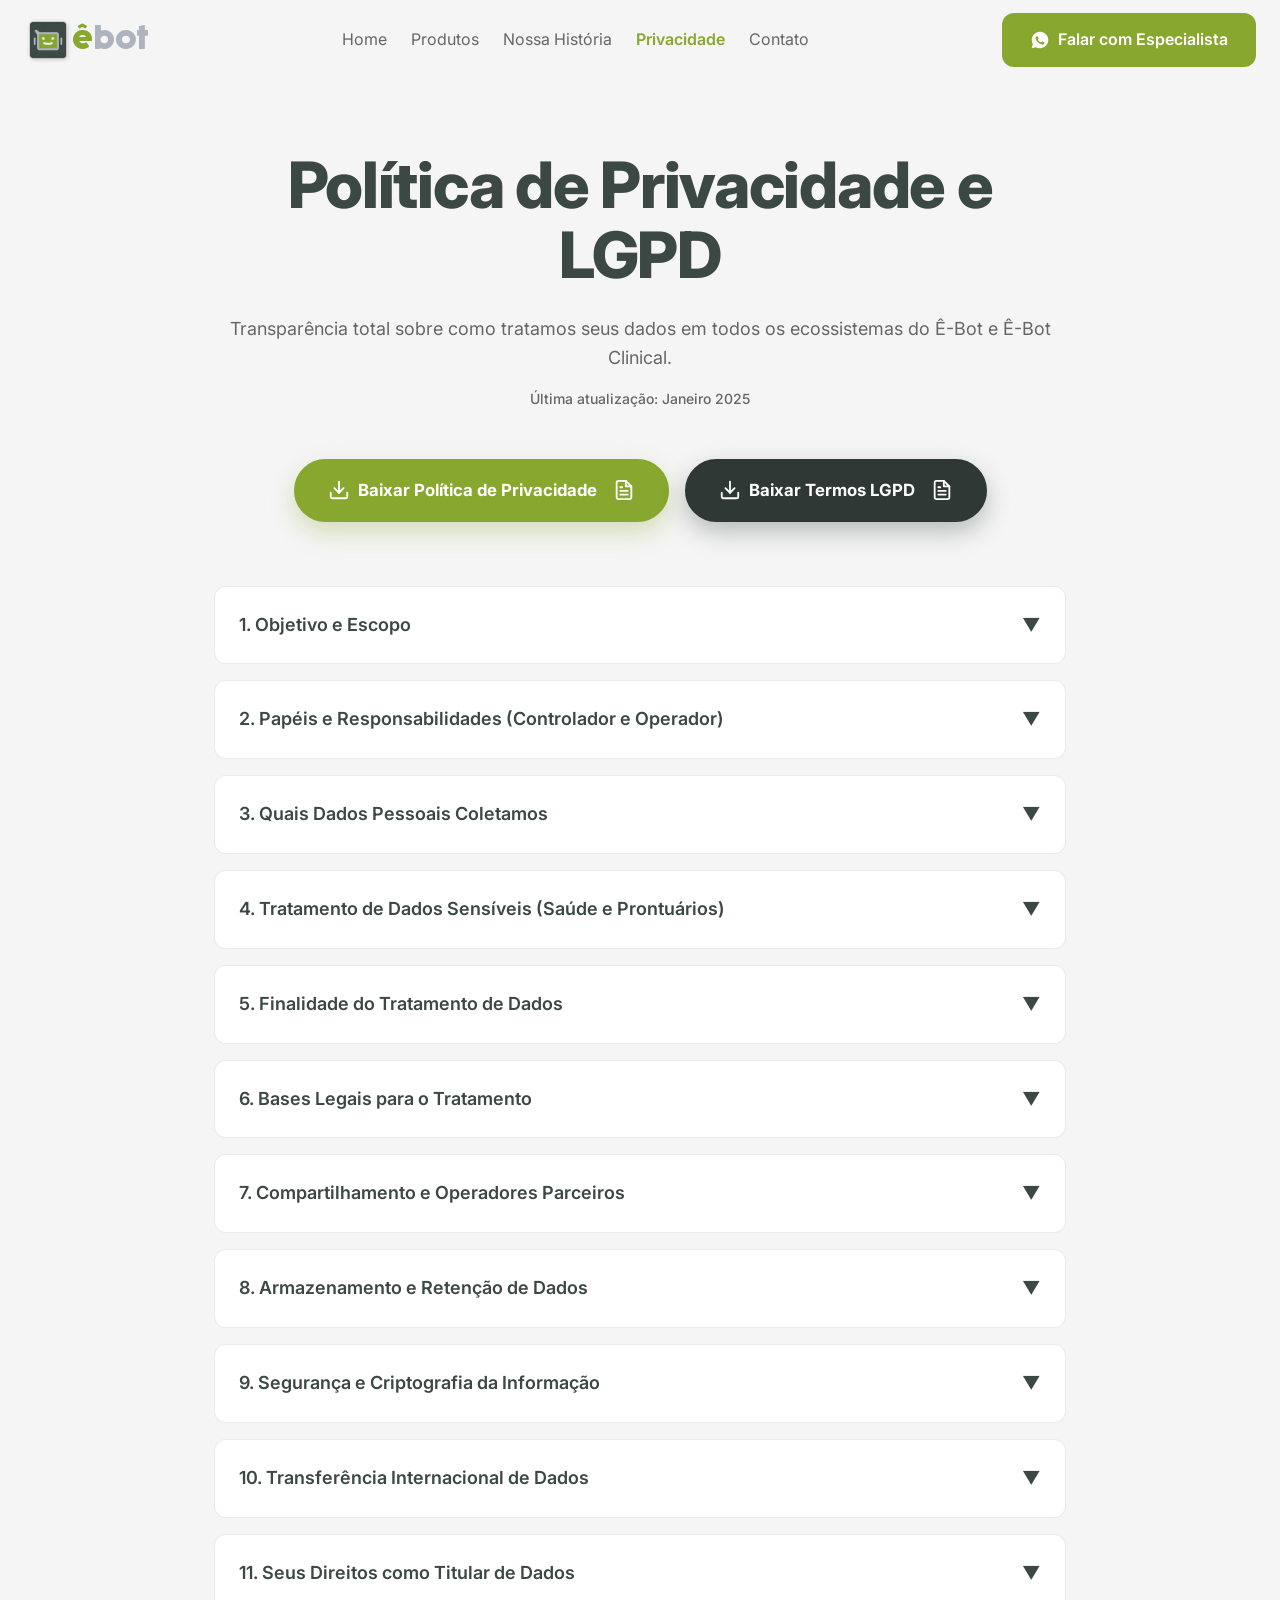
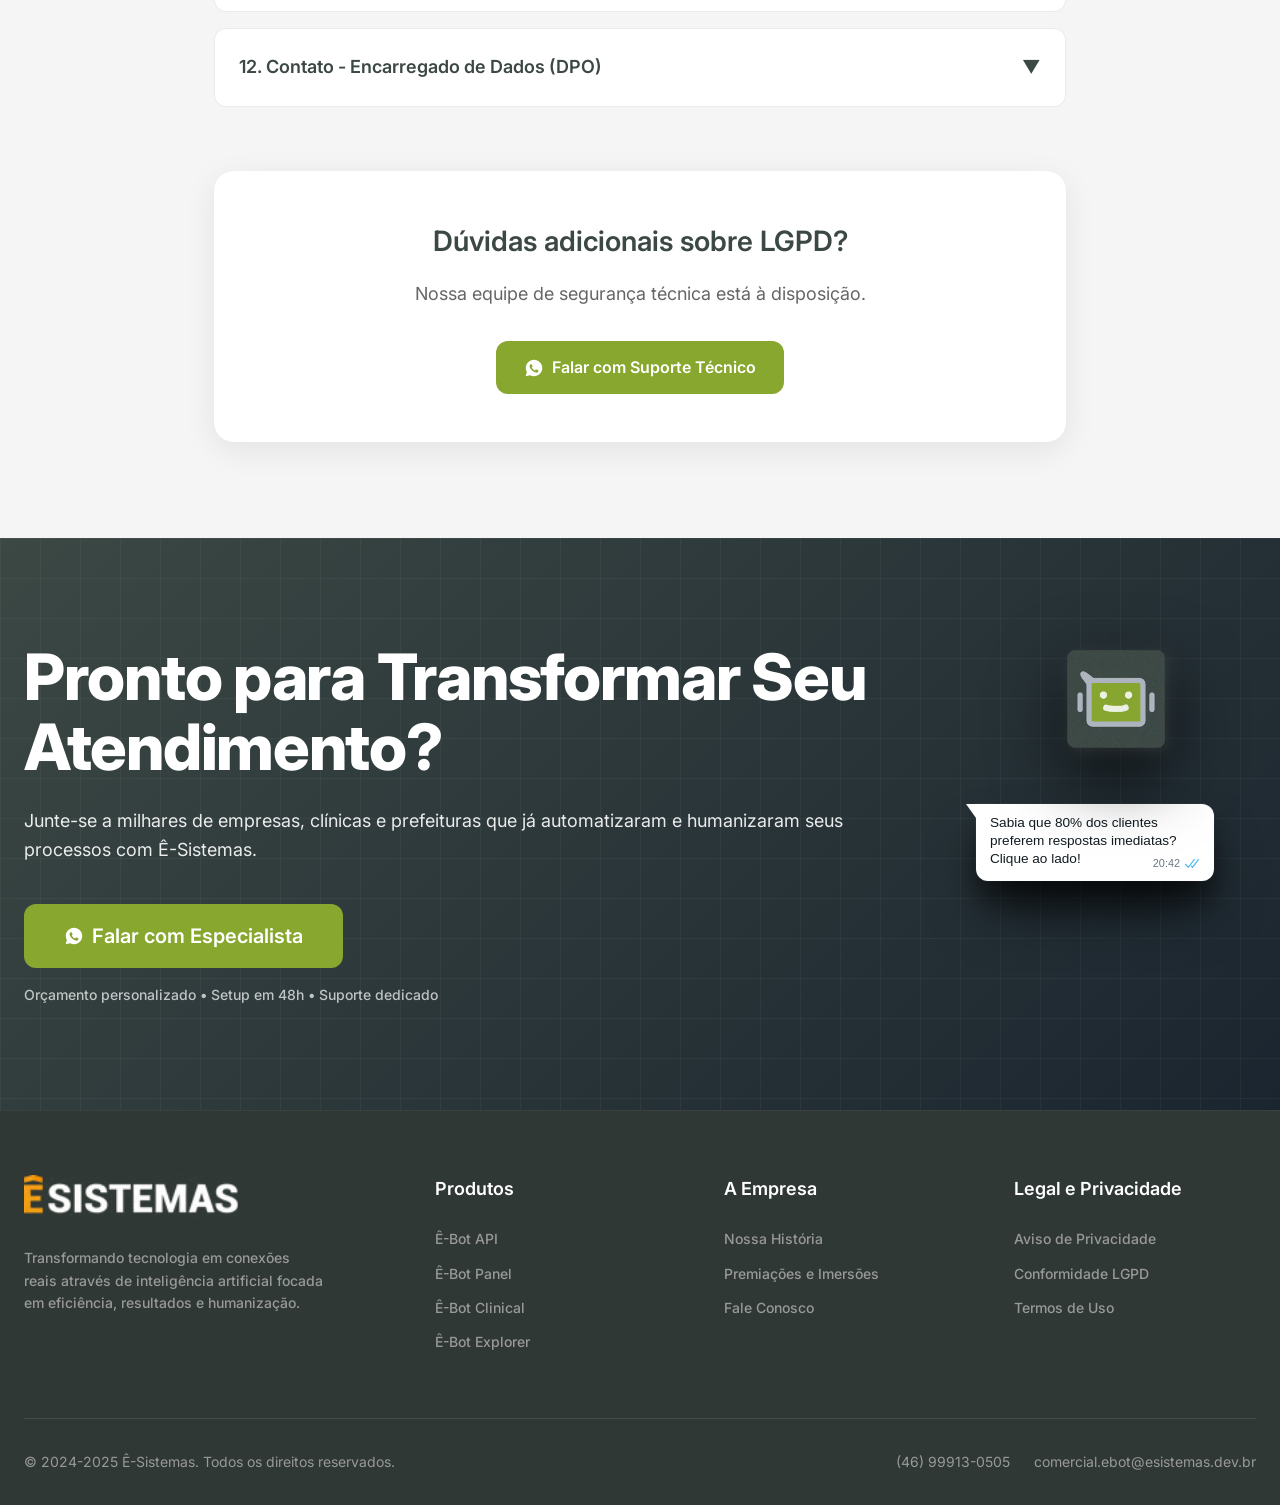
<file: privacidade.html>
<!DOCTYPE html>
<html lang="pt-BR">
<head>
  <meta charset="UTF-8">
  <meta name="viewport" content="width=device-width, initial-scale=1.0">
  <title>Privacidade e LGPD | Ê-Sistemas</title>
  <link href="https://fonts.googleapis.com/css2?family=Inter:wght@300;400;500;600;700;800;900&display=swap" rel="stylesheet">
  <link rel="stylesheet" href="css/reset.css">
  <link rel="stylesheet" href="css/variables.css">
  <link rel="stylesheet" href="css/typography.css">
  <link rel="stylesheet" href="css/glassmorphism.css">
  <link rel="stylesheet" href="css/components.css">
  <link rel="stylesheet" href="css/animations.css">
  <link rel="stylesheet" href="css/layout.css">
  <link rel="stylesheet" href="css/responsive.css">
  <link rel="stylesheet" href="css/accordion.css">
</head>
<body style="background: var(--bg-light);">

  <!-- HEADER -->
  <header class="glass-header" style="position: fixed; top: 0; width: 100%; z-index: 1000;">
    <div class="container header-inner">
      
      <div class="logo">
        <a href="index.html" style="display: flex; align-items: center; font-weight: 800; font-size: 1.75rem;">
          <img src="assets/images/ebot_icon.avif" alt="ebot Logo" style="height: 48px; width: auto; object-fit: contain;">
          <span style="color: #88a72f; font-family: 'Cocogoose Pro Bold', sans-serif;">ê</span><span style="color: #adb4be; font-family: 'Cocogoose Pro Bold', sans-serif;">bot</span>
        </a>
      </div>
      <nav class="nav-menu flex">
        <ul class="flex gap-lg">
          <li><a href="index.html" >Home</a></li>
          <li><a href="produtos.html" >Produtos</a></li>
          <li><a href="nossa_historia.html" >Nossa História</a></li>
          <li><a href="privacidade.html" class="text-primary" style="font-weight: 600;">Privacidade</a></li>
          <li><a href="contato.html" >Contato</a></li>
        </ul>
      </nav>
      <div class="desktop-cta"><button   class="trigger-wa-modal btn btn-primary" style="display: inline-flex; align-items: center; justify-content: center; gap: 0.5rem;"><svg width="20" height="20" viewBox="0 0 24 24" fill="currentColor"><path d="M12.04 2c-5.46 0-9.91 4.45-9.91 9.91 0 1.75.46 3.45 1.32 4.95L2 22l5.25-1.38c1.45.79 3.08 1.21 4.79 1.21 5.46 0 9.91-4.45 9.91-9.91S17.5 2 12.04 2zm5.28 14.3c-.22.61-1.28 1.15-1.78 1.22-.43.06-1.02.13-3.23-.79-2.66-1.11-4.38-3.83-4.52-4.01-.13-.19-1.08-1.44-1.08-2.75 0-1.31.68-1.95.92-2.22.24-.26.52-.33.69-.33.17 0 .34 0 .49.01.16.01.37-.06.57.43.21.5.73 1.77.79 1.9.06.13.1.28.01.47-.08.19-.13.31-.26.46-.13.15-.28.33-.39.46-.13.14-.27.29-.12.56.15.26.68 1.13 1.46 1.83.99.9 1.84 1.18 2.1 1.31.26.13.41.11.56-.06.15-.17.65-.75.82-1.01.17-.26.34-.22.58-.13.24.09 1.53.72 1.79.85.26.13.43.19.5.3.06.11.06.64-.16 1.25z"/></svg>  Falar com Especialista </button></div>
      <div class="hamburger"><span></span><span></span><span></span></div>
    </div>
  </header>

  <main style="padding-top: 150px;">
    <div class="container reveal text-center" style="max-width: 900px;">
      <h1 class="h1" style="margin-bottom: 1.5rem;">Política de Privacidade e LGPD</h1>
      <p class="body-large" style="margin-bottom: 1rem;">Transparência total sobre como tratamos seus dados em todos os ecossistemas do Ê-Bot e Ê-Bot Clinical.</p>
      <div class="text-small" style="color: var(--text-body); margin-bottom: 3rem;">Última atualização: Janeiro 2025</div>
      
      <style>
        .btn-privacy-download {
          border-radius: 50px;
          padding: 1rem 2rem;
          font-weight: 700;
          font-size: 1.05rem;
          border: 2px solid var(--primary);
          color: white;
          transition: all 0.3s ease;
          box-shadow: 0 10px 25px rgba(136,167,47,0.3);
          display: inline-flex;
          align-items: center;
          gap: 0.5rem;
        }
        
        /* Primeiro Botão - Verde Principal */
        .btn-policy {
          background-color: var(--primary); /* #88a72f */
        }
        .btn-policy:hover {
          background-color: #9ab940; /* Verde mais claro */
          box-shadow: 0 15px 35px rgba(136,167,47,0.5);
          transform: translateY(0) scale(1.02);
        }

        /* Segundo Botão - Verde Escuro da paleta */
        .btn-lgpd {
          background-color: var(--dark-header); /* #2f3835 - Verde escuro/Chumbo */
          border-color: var(--dark-header);
          box-shadow: 0 10px 25px rgba(47, 56, 53, 0.3);
        }
        .btn-lgpd:hover {
          background-color: #3c4844; /* Verde escuro mais claro */
          box-shadow: 0 15px 35px rgba(47, 56, 53, 0.5);
          transform: translateY(0) scale(1.02);
        }
      </style>
      
      <div class="flex gap-md justify-center" style="flex-wrap: wrap; margin-bottom: 4rem;">
        <a href="./assets/pdfs/ebot_politica_privacidade.pdf" download="ebot_politica_privacidade.pdf" target="_blank" class="btn btn-privacy-download btn-policy">
          <svg width="22" height="22" viewBox="0 0 24 24" fill="none" stroke="currentColor" stroke-width="2" stroke-linecap="round" stroke-linejoin="round"><path d="M21 15v4a2 2 0 0 1-2 2H5a2 2 0 0 1-2-2v-4"></path><polyline points="7 10 12 15 17 10"></polyline><line x1="12" y1="15" x2="12" y2="3"></line></svg>
          Baixar Política de Privacidade
          <svg width="22" height="22" viewBox="0 0 24 24" fill="none" stroke="currentColor" stroke-width="2" stroke-linecap="round" stroke-linejoin="round" style="margin-left: 0.5rem;"><path d="M14 2H6a2 2 0 0 0-2 2v16a2 2 0 0 0 2 2h12a2 2 0 0 0 2-2V8z"></path><polyline points="14 2 14 8 20 8"></polyline><line x1="16" y1="13" x2="8" y2="13"></line><line x1="16" y1="17" x2="8" y2="17"></line><polyline points="10 9 9 9 8 9"></polyline></svg>
        </a>
        <a href="./assets/pdfs/ebot_LGPD.pdf" download="ebot_LGPD.pdf" target="_blank" class="btn btn-privacy-download btn-lgpd">
          <svg width="22" height="22" viewBox="0 0 24 24" fill="none" stroke="currentColor" stroke-width="2" stroke-linecap="round" stroke-linejoin="round"><path d="M21 15v4a2 2 0 0 1-2 2H5a2 2 0 0 1-2-2v-4"></path><polyline points="7 10 12 15 17 10"></polyline><line x1="12" y1="15" x2="12" y2="3"></line></svg>
          Baixar Termos LGPD
          <svg width="22" height="22" viewBox="0 0 24 24" fill="none" stroke="currentColor" stroke-width="2" stroke-linecap="round" stroke-linejoin="round" style="margin-left: 0.5rem;"><path d="M14 2H6a2 2 0 0 0-2 2v16a2 2 0 0 0 2 2h12a2 2 0 0 0 2-2V8z"></path><polyline points="14 2 14 8 20 8"></polyline><line x1="16" y1="13" x2="8" y2="13"></line><line x1="16" y1="17" x2="8" y2="17"></line><polyline points="10 9 9 9 8 9"></polyline></svg>
        </a>
      </div>

      <!-- Accordion Sections -->
      <div class="text-left" style="margin: 0 auto;">
        
        <div class="accordion-item">
          <button class="accordion-header">1. Objetivo e Escopo <span class="chevron-icon">▼</span></button>
          <div class="accordion-content">
            <br>
            <p>Esta Política de Privacidade descreve como a Ê-Sistemas (incluindo Ê-Bot e Ê-Bot Clinical) realiza o tratamento de dados pessoais de nossos clientes, pacientes e usuários finais. Nosso compromisso é garantir a máxima transparência e adequação à <strong>Lei Geral de Proteção de Dados (LGPD - Lei nº 13.709/2018)</strong>.</p>
            <p style="margin-top: 1rem;">O escopo abrange todas as plataformas, aplicativos, APIs, integrações de WhatsApp e serviços oferecidos pela nossa empresa, assegurando que a privacidade seja tratada como pilar no design de nossas tecnologias.</p>
          </div>
        </div>

        <div class="accordion-item">
          <button class="accordion-header">2. Papéis e Responsabilidades (Controlador e Operador) <span class="chevron-icon">▼</span></button>
          <div class="accordion-content">
            <br>
            <p>De acordo com a LGPD, os papéis no ecossistema da Ê-Sistemas são divididos da seguinte forma:</p>
            <ul style="list-style-type: disc; margin-left: 2rem; margin-top: 1rem;">
              <li><strong>Controladores:</strong> Nossos clientes corporativos (clínicas, hospitais, prefeituras, e empresas) que contratam o Ê-Bot. Eles definem as regras, as finalidades e têm o relacionamento direto com o usuário final (titular dos dados).</li>
              <li><strong>Operadora:</strong> A Ê-Sistemas atua como operadora tecnológica. Nós processamos os dados exclusivamente de acordo com as diretrizes documentadas e lícitas estipuladas por nossos clientes Controladores.</li>
            </ul>
          </div>
        </div>
        
        <div class="accordion-item">
          <button class="accordion-header">3. Quais Dados Pessoais Coletamos <span class="chevron-icon">▼</span></button>
          <div class="accordion-content">
            <br>
            <p>A coleta de dados varia conforme a plataforma (Clinical ou Corporativa), mas de maneira geral engloba:</p>
            <ul style="list-style-type: disc; margin-left: 2rem; margin-top: 1rem;">
              <li><strong>Dados Cadastrais:</strong> Nome completo, CPF, RG, data de nascimento, gênero.</li>
              <li><strong>Dados de Contato:</strong> Número de telefone/WhatsApp, endereço de e-mail e endereço físico.</li>
              <li><strong>Dados de Interação:</strong> Histórico de conversas via WhatsApp Oficial, transcrições de atendimento, tickets abertos e logs de uso do sistema.</li>
              <li><strong>Dados Técnicos:</strong> Endereços de IP, tipo de navegador, sistema operacional e identificadores de dispositivos.</li>
            </ul>
          </div>
        </div>

        <div class="accordion-item">
          <button class="accordion-header">4. Tratamento de Dados Sensíveis (Saúde e Prontuários) <span class="chevron-icon">▼</span></button>
          <div class="accordion-content">
            <br>
            <p>Especificamente no <strong>Ê-Bot Clinical</strong>, devido à natureza do serviço, podemos realizar o trânsito de <em>Dados Sensíveis</em>, conforme Art. 5º, II da LGPD:</p>
            <ul style="list-style-type: disc; margin-left: 2rem; margin-top: 1rem;">
              <li>Dados referentes à saúde (ex: agendamento de consultas, especialidades médicas requeridas).</li>
              <li>Histórico simplificado de atendimentos de saúde repassados pelas clínicas.</li>
            </ul>
            <p style="margin-top: 1rem;">Esses dados são submetidos a medidas de criptografia adicionais e acesso estritamente baseado em necessidade (Need-to-Know), sendo vedado o seu uso para qualquer tipo de publicidade, scoring de crédito ou venda de informações.</p>
          </div>
        </div>
        
        <div class="accordion-item">
          <button class="accordion-header">5. Finalidade do Tratamento de Dados <span class="chevron-icon">▼</span></button>
          <div class="accordion-content">
            <br>
            <p>Os dados processados pelas automações são utilizados para finalidades claras e específicas:</p>
            <ul style="list-style-type: disc; margin-left: 2rem; margin-top: 1rem;">
              <li>Prestação dos serviços contratados (ex: agendar uma consulta via WhatsApp).</li>
              <li>Suporte técnico e resolução de problemas operacionais.</li>
              <li>Emissão de métricas gerenciais anonimizadas para os gestores (Controladores).</li>
              <li>Melhoria contínua dos modelos de Inteligência Artificial do Ê-Bot (utilizando exclusivamente dados desidentificados).</li>
            </ul>
          </div>
        </div>

        <div class="accordion-item">
          <button class="accordion-header">6. Bases Legais para o Tratamento <span class="chevron-icon">▼</span></button>
          <div class="accordion-content">
            <br>
            <p>Todo tratamento de dados realizado pela Ê-Sistemas possui uma base legal adequada (Art. 7º e 11º da LGPD), incluindo:</p>
            <ul style="list-style-type: disc; margin-left: 2rem; margin-top: 1rem;">
              <li><strong>Execução de Contrato:</strong> Para processar agendamentos e interações a pedido do titular.</li>
              <li><strong>Consentimento:</strong> Obtido via opt-in ativo no primeiro contato pelo WhatsApp, autorizando o tráfego das mensagens.</li>
              <li><strong>Proteção da Vida / Tutela da Saúde:</strong> Aplicável a processos médicos críticos realizados através do Ê-Bot Clinical.</li>
              <li><strong>Legítimo Interesse:</strong> Apenas para melhorias de segurança e estabilidade dos sistemas, nunca sobrepondo os direitos do titular.</li>
            </ul>
          </div>
        </div>

        <div class="accordion-item">
          <button class="accordion-header">7. Compartilhamento e Operadores Parceiros <span class="chevron-icon">▼</span></button>
          <div class="accordion-content">
            <br>
            <p>A Ê-Sistemas preza por um ecossistema seguro. Compartilhamos dados de forma restrita com:</p>
            <ul style="list-style-type: disc; margin-left: 2rem; margin-top: 1rem;">
              <li><strong>Provedores de Nuvem (Cloud):</strong> Hospedagem segura de dados (ex: AWS, Google Cloud), todos com certificações SOC 2 e ISO 27001.</li>
              <li><strong>A Meta Inc. (WhatsApp):</strong> Fornecedora da API Oficial do WhatsApp para trânsito criptografado das mensagens.</li>
              <li><strong>Sistemas de Terceiros:</strong> Apenas quando o Controlador (Clínica/Empresa) configurar integrações API diretas com seus próprios sistemas (ERPs, Prontuários Eletrônicos).</li>
            </ul>
            <p style="margin-top: 1rem;"><em>Ressaltamos: A Ê-Sistemas nunca comercializa dados com corretores ou empresas de marketing.</em></p>
          </div>
        </div>

        <div class="accordion-item">
          <button class="accordion-header">8. Armazenamento e Retenção de Dados <span class="chevron-icon">▼</span></button>
          <div class="accordion-content">
            <br>
            <p>Mantemos os dados pessoais apenas pelo tempo necessário para cumprir as finalidades estipuladas ou até que o titular solicite a exclusão (quando aplicável).</p>
            <p style="margin-top: 1rem;">Logs de acessos e interações financeiras ou de saúde podem ser retidos por períodos legais obrigatórios (ex: Marco Civil da Internet estipula 6 meses para logs de conexão; prontuários podem ter regras específicas de retenção exigidas pelas clínicas).</p>
          </div>
        </div>

        <div class="accordion-item">
          <button class="accordion-header">9. Segurança e Criptografia da Informação <span class="chevron-icon">▼</span></button>
          <div class="accordion-content">
            <br>
            <p>Adotamos medidas técnicas e administrativas rigorosas, em alinhamento com as melhores práticas de cibersegurança:</p>
            <ul style="list-style-type: disc; margin-left: 2rem; margin-top: 1rem;">
              <li><strong>Criptografia em trânsito (TLS 1.3) e em repouso (AES-256).</strong></li>
              <li>Proteção contra ataques DDoS, Firewalls de Aplicação (WAF) e monitoramento 24/7.</li>
              <li>Controle de Acesso Baseado em Função (RBAC), garantindo que desenvolvedores não acessem dados de saúde.</li>
              <li>Backups imutáveis e rotinas de Disaster Recovery.</li>
            </ul>
          </div>
        </div>

        <div class="accordion-item">
          <button class="accordion-header">10. Transferência Internacional de Dados <span class="chevron-icon">▼</span></button>
          <div class="accordion-content">
            <br>
            <p>Nossos servidores principais estão alocados no Brasil. Eventualmente, dados podem ser processados em servidores internacionais (ex: Estados Unidos) através de nossos provedores de infraestrutura (AWS, Meta).</p>
            <p style="margin-top: 1rem;">Quando isso ocorre, garantimos contratualmente que os parceiros cumprem normas equivalentes ou superiores à LGPD, baseados em Cláusulas Contratuais Padrão (SCCs).</p>
          </div>
        </div>

        <div class="accordion-item">
          <button class="accordion-header">11. Seus Direitos como Titular de Dados <span class="chevron-icon">▼</span></button>
          <div class="accordion-content">
            <br>
            <p>A LGPD garante aos titulares diversos direitos em relação aos seus dados pessoais. Você pode solicitar a qualquer momento:</p>
            <ul style="list-style-type: disc; margin-left: 2rem; margin-top: 1rem;">
              <li>Confirmação da existência de tratamento.</li>
              <li>Acesso e correção de dados incompletos ou desatualizados.</li>
              <li>Anonimização, bloqueio ou eliminação de dados desnecessários ou excessivos.</li>
              <li>Portabilidade dos dados para outro fornecedor.</li>
              <li>Revogação do consentimento (o que pode impedir o uso dos nossos bots no WhatsApp).</li>
            </ul>
            <p style="margin-top: 1rem;">Como somos <em>Operadores</em>, na maioria das vezes repassaremos sua solicitação diretamente à Clínica/Empresa (Controlador) para que ela autorize e cumpra o pedido em até 15 dias.</p>
          </div>
        </div>
        
        <div class="accordion-item">
          <button class="accordion-header">12. Contato - Encarregado de Dados (DPO) <span class="chevron-icon">▼</span></button>
          <div class="accordion-content">
            <br>
            <p>Para dúvidas, reclamações ou para exercer seus direitos como titular de dados, entre em contato com o nosso Encarregado pelo Tratamento de Dados Pessoais (DPO):</p>
            <div style="background: rgba(136, 167, 47, 0.05); padding: 1.5rem; border-radius: var(--radius-sm); border-left: 4px solid var(--primary); margin-top: 1rem;">
              <p><strong>Nome:</strong> Equipe de Proteção de Dados Ê-Sistemas</p>
              <p><strong>E-mail:</strong> privacidade@esistemas.dev.br</p>
              <p><strong>Telefone:</strong> (46) 99913-0505</p>
            </div>
          </div>
        </div>

      </div>
      
      <div style="margin-top: 4rem; padding: 3rem; background: white; border-radius: var(--radius-lg); box-shadow: var(--shadow-soft);">
        <h3 class="h3" style="margin-bottom: 1rem;">Dúvidas adicionais sobre LGPD?</h3>
        <p class="body-large" style="margin-bottom: 2rem;">Nossa equipe de segurança técnica está à disposição.</p>
        <button class="trigger-wa-modal btn btn-primary" style="display: inline-flex; align-items: center; justify-content: center; gap: 0.5rem;"><svg width="20" height="20" viewBox="0 0 24 24" fill="currentColor" style="flex-shrink: 0;"><path d="M12.04 2c-5.46 0-9.91 4.45-9.91 9.91 0 1.75.46 3.45 1.32 4.95L2 22l5.25-1.38c1.45.79 3.08 1.21 4.79 1.21 5.46 0 9.91-4.45 9.91-9.91S17.5 2 12.04 2zm5.28 14.3c-.22.61-1.28 1.15-1.78 1.22-.43.06-1.02.13-3.23-.79-2.66-1.11-4.38-3.83-4.52-4.01-.13-.19-1.08-1.44-1.08-2.75 0-1.31.68-1.95.92-2.22.24-.26.52-.33.69-.33.17 0 .34 0 .49.01.16.01.37-.06.57.43.21.5.73 1.77.79 1.9.06.13.1.28.01.47-.08.19-.13.31-.26.46-.13.15-.28.33-.39.46-.13.14-.27.29-.12.56.15.26.68 1.13 1.46 1.83.99.9 1.84 1.18 2.1 1.31.26.13.41.11.56-.06.15-.17.65-.75.82-1.01.17-.26.34-.22.58-.13.24.09 1.53.72 1.79.85.26.13.43.19.5.3.06.11.06.64-.16 1.25z"/></svg> Falar com Suporte Técnico</button>
      </div>

    </div>
  
    
    
    
    
    <!-- FINAL CTA -->
    <section class="section section-dark bg-grid-pattern-dark" style="background: linear-gradient(135deg, var(--dark) 0%, #1a252f 100%); overflow: hidden; margin-top: 6rem; margin-bottom: 0;">
      <div class="container reveal">
        <div class="final-cta-container" style="display: flex; align-items: center; justify-content: space-between; gap: 4rem; flex-wrap: wrap;">
          
          <div class="final-cta-content" style="flex: 3; min-width: 350px; text-align: left;">
            <h2 class="h1" style="color: white; margin-bottom: 1.5rem;">Pronto para Transformar Seu Atendimento?</h2>
            <p class="body-large" style="margin-bottom: 2.5rem; opacity: 0.9;">Junte-se a milhares de empresas, clínicas e prefeituras que já automatizaram e humanizaram seus processos com Ê-Sistemas.</p>
            <div style="display: flex; flex-direction: column; align-items: flex-start; gap: 1rem;" class="cta-button-wrapper">
              <button class="trigger-wa-modal btn btn-primary float-hover" style="display: inline-flex; align-items: center; justify-content: center; gap: 0.5rem; font-size: 1.25rem; padding: 1rem 2.5rem;"><svg width="20" height="20" viewBox="0 0 24 24" fill="currentColor"><path d="M12.04 2c-5.46 0-9.91 4.45-9.91 9.91 0 1.75.46 3.45 1.32 4.95L2 22l5.25-1.38c1.45.79 3.08 1.21 4.79 1.21 5.46 0 9.91-4.45 9.91-9.91S17.5 2 12.04 2zm5.28 14.3c-.22.61-1.28 1.15-1.78 1.22-.43.06-1.02.13-3.23-.79-2.66-1.11-4.38-3.83-4.52-4.01-.13-.19-1.08-1.44-1.08-2.75 0-1.31.68-1.95.92-2.22.24-.26.52-.33.69-.33.17 0 .34 0 .49.01.16.01.37-.06.57.43.21.5.73 1.77.79 1.9.06.13.1.28.01.47-.08.19-.13.31-.26.46-.13.15-.28.33-.39.46-.13.14-.27.29-.12.56.15.26.68 1.13 1.46 1.83.99.9 1.84 1.18 2.1 1.31.26.13.41.11.56-.06.15-.17.65-.75.82-1.01.17-.26.34-.22.58-.13.24.09 1.53.72 1.79.85.26.13.43.19.5.3.06.11.06.64-.16 1.25z"/></svg>  Falar com Especialista </button>
              <div class="text-small" style="opacity: 0.7;">Orçamento personalizado • Setup em 48h • Suporte dedicado</div>
            </div>
          </div>
          
          <div class="final-cta-robot" style="flex: 0.6; min-width: 280px; display: flex; flex-direction: column; align-items: center; justify-content: center; position: relative; perspective: 1000px;">
            
            <div class="robot-icon-container float-hover" style="position: relative; width: 130px; height: 130px; display: flex; align-items: center; justify-content: center; margin-bottom: 2.5rem; z-index: 10;">
              <!-- Fluid and slower pulse effect matching icon contour -->
              <img src="assets/images/ebot_icon.avif" alt="" class="pulse-layer">
              <img src="assets/images/ebot_icon.avif" alt="" class="pulse-layer pulse-layer-2">
              
              <!-- Main Icon -->
              <img src="assets/images/ebot_icon.avif" alt="Ê-Bot" style="position: absolute; width: 100%; height: 100%; object-fit: contain; z-index: 2; filter: drop-shadow(0 25px 35px rgba(0,0,0,0.7));">
            </div>

            <!-- Chat Container for descending bubbles -->
            <div id="wa-chat-container" style="position: relative; width: 100%; max-width: 290px; height: 210px; z-index: 2;">
              <!-- Bubbles injected by JS -->
            </div>
          </div>
        </div>
      </div>
    </section>

    <!-- FINAL CTA SCRIPTS & STYLES -->
    <style>
      .pulse-layer {
        position: absolute;
        width: 100%;
        height: 100%;
        object-fit: contain;
        z-index: 1;
        animation: smoothPulse 4.5s cubic-bezier(0.25, 0.8, 0.25, 1) infinite;
        opacity: 0;
      }
      .pulse-layer-2 {
        animation-delay: 2.25s;
      }
      
      @keyframes smoothPulse {
        0% { transform: scale(0.9); opacity: 0.6; filter: drop-shadow(0 0 15px var(--primary)) blur(0px); }
        100% { transform: scale(1.7); opacity: 0; filter: drop-shadow(0 0 35px var(--primary)) blur(4px); }
      }
      
      .wa-bubble {
        position: absolute;
        top: 0;
        left: 0;
        right: 0;
        background: #ffffff;
        color: #111b21;
        border-radius: 0 12px 12px 12px;
        padding: 10px 14px 10px 14px;
        text-align: left;
        font-family: -apple-system, BlinkMacSystemFont, "Segoe UI", Roboto, Helvetica, Arial, sans-serif;
        transform-origin: top center;
        transition: all 0.9s cubic-bezier(0.25, 1, 0.3, 1);
        will-change: transform, opacity, filter;
      }
      
      .wa-bubble::after {
          content: '';
          position: absolute;
          top: 0;
          left: -10px;
          width: 0;
          height: 0;
          border-top: 0px solid transparent;
          border-right: 10px solid #ffffff;
          border-bottom: 14px solid transparent;
      }
      
      .wa-time {
        font-size: 0.68rem;
        color: #667781;
        float: right;
        margin-top: 6px;
        margin-left: 10px;
        display: flex;
        align-items: center;
        gap: 4px;
      }
      .wa-check {
        color: #53bdeb;
      }
      
      /* Chat Scroll States */
      .chat-entering {
        opacity: 0;
        transform: translateY(-40px) scale(0.95) translateZ(-20px);
      }
      .chat-active {
        opacity: 1;
        transform: translateY(0) scale(1) translateZ(60px);
        filter: blur(0);
        z-index: 3;
        box-shadow: 0 35px 60px -15px rgba(0, 0, 0, 0.8), 0 20px 30px -5px rgba(0, 0, 0, 0.6), 0 0 0 1px rgba(255,255,255,0.05);
      }
      .chat-previous {
        opacity: 0.55;
        transform: translateY(90px) scale(0.92) translateZ(10px);
        filter: blur(1.5px);
        z-index: 2;
        box-shadow: 0 15px 30px -10px rgba(0, 0, 0, 0.5);
      }
      .chat-leaving {
        opacity: 0;
        transform: translateY(165px) scale(0.85) translateZ(-20px);
        filter: blur(4px);
        z-index: 1;
      }
      
      @media (max-width: 992px) {
        .final-cta-container { flex-direction: column; text-align: center; gap: 3rem !important; }
        .final-cta-content { text-align: center !important; display: flex; flex-direction: column; align-items: center; }
        .cta-button-wrapper { align-items: center !important; }
        #wa-chat-container { margin: 0 auto; }
      }
    </style>
    <script>
      (function() {
        if(window.finalCtaInitialized) return;
        window.finalCtaInitialized = true;
        
        document.addEventListener('DOMContentLoaded', () => {
          const messages = [
            "Sabia que 80% dos clientes preferem respostas imediatas? Clique ao lado!",
            "Reduza seu tempo de resposta de horas para segundos. É só clicar no botão ali!",
            "Aumente a satisfação dos clientes com IA 24/7. Fale com um Especialista!",
            "Não perca mais vendas por demora. O botão ao lado é o primeiro passo para o sucesso."
          ];
          
          const container = document.getElementById('wa-chat-container');
          if (!container) return;
          
          let msgIndex = 0;
          const displayDuration = 4500;
          
          function spawnMessage() {
            if (!document.getElementById('wa-chat-container')) return;
            
            const now = new Date();
            const timeStr = now.getHours().toString().padStart(2, '0') + ':' + now.getMinutes().toString().padStart(2, '0');
            
            const bubble = document.createElement('div');
            bubble.className = 'wa-bubble chat-entering';
            bubble.innerHTML = `
               <p style="margin: 0; display: inline; line-height: 1.3; font-size: 0.85rem;">${messages[msgIndex]}</p>
               <div class="wa-time">
                 <span>${timeStr}</span>
                 <svg class="wa-check" viewBox="0 0 16 15" width="16" height="15"><path fill="currentColor" d="M15.01 3.316l-.478-.372a.365.365 0 0 0-.51.063L8.666 9.879a.32.32 0 0 1-.484.033l-.358-.325a.319.319 0 0 0-.484.032l-.378.483a.418.418 0 0 0 .036.541l1.32 1.266c.143.14.361.125.484-.033l6.272-8.048a.366.366 0 0 0-.064-.512zm-4.1 0l-.478-.372a.365.365 0 0 0-.51.063L4.566 9.879a.32.32 0 0 1-.484.033L1.891 7.769a.366.366 0 0 0-.515.006l-.423.433a.364.364 0 0 0 .006.514l3.258 3.185c.143.14.361.125.484-.033l6.272-8.048a.365.365 0 0 0-.063-.51z"></path></svg>
               </div>
               <div style="clear: both;"></div>
            `;
            
            container.prepend(bubble);
            
            // force reflow to trigger CSS transitions
            void bubble.offsetWidth;
            
            bubble.classList.remove('chat-entering');
            bubble.classList.add('chat-active');
            
            // shift previous bubbles down
            const allBubbles = container.querySelectorAll('.wa-bubble');
            allBubbles.forEach((b, i) => {
               if (i === 1) {
                   b.className = 'wa-bubble chat-previous';
               } else if (i === 2) {
                   b.className = 'wa-bubble chat-leaving';
               } else if (i > 2) {
                   // clean up DOM
                   setTimeout(() => { if (b.parentNode) b.remove() }, 1000);
               }
            });
            
            msgIndex = (msgIndex + 1) % messages.length;
            setTimeout(spawnMessage, displayDuration);
          }
          
          // Initial delay to let the page load
          setTimeout(spawnMessage, 500);
        });
      })();
    </script>

  </main>

  
  
    <footer style="background: var(--dark-header); color: #999; border-top: 1px solid rgba(255,255,255,0.05); padding: 4rem 0 2rem; margin-top: 0;">
    <div class="container">
      <div style="display: flex; flex-wrap: wrap; justify-content: space-between; gap: 3rem;">
        
        <div style="flex: 1.5; min-width: 250px;">
          <div style="margin-bottom: 1.5rem; display: flex; align-items: center;">
            <img src="assets/images/esistemas_logo.avif" alt="Ê-Sistemas Corporativo" style="height: 48px; width: auto; object-fit: contain;">
          </div>
          <p class="text-small" style="margin-bottom: 1.5rem; max-width: 300px; line-height: 1.6;">Transformando tecnologia em conexões reais através de inteligência artificial focada em eficiência, resultados e humanização.</p>
        </div>
        
        <div style="flex: 1; min-width: 150px;">
          <h4 style="color: white; margin-bottom: 1.5rem; font-weight: 600; font-size: 1.125rem;">Produtos</h4>
          <ul style="display: flex; flex-direction: column; gap: 0.75rem;" class="text-small">
            <li><a href="ebot-api.html" style="transition: color 0.2s;">Ê-Bot API</a></li>
            <li><a href="ebot-panel.html" style="transition: color 0.2s;">Ê-Bot Panel</a></li>
            <li><a href="ebot-clinical.html" style="transition: color 0.2s;">Ê-Bot Clinical</a></li>
            <li><a href="ebot-explorer.html" style="transition: color 0.2s;">Ê-Bot Explorer</a></li>
          </ul>
        </div>

        <div style="flex: 1; min-width: 150px;">
          <h4 style="color: white; margin-bottom: 1.5rem; font-weight: 600; font-size: 1.125rem;">A Empresa</h4>
          <ul style="display: flex; flex-direction: column; gap: 0.75rem;" class="text-small">
            <li><a href="nossa_historia.html" style="transition: color 0.2s;">Nossa História</a></li>
            <li><a href="nossa_historia.html#premios" style="transition: color 0.2s;">Premiações e Imersões</a></li>
            <li><a href="contato.html" style="transition: color 0.2s;">Fale Conosco</a></li>
          </ul>
        </div>

        <div style="flex: 1; min-width: 150px;">
          <h4 style="color: white; margin-bottom: 1.5rem; font-weight: 600; font-size: 1.125rem;">Legal e Privacidade</h4>
          <ul style="display: flex; flex-direction: column; gap: 0.75rem;" class="text-small">
            <li><a href="privacidade.html" style="transition: color 0.2s;">Aviso de Privacidade</a></li>
            <li><a href="privacidade.html" style="transition: color 0.2s;">Conformidade LGPD</a></li>
            <li><a href="privacidade.html" style="transition: color 0.2s;">Termos de Uso</a></li>
          </ul>
        </div>
      </div>
      
      <div style="border-top: 1px solid rgba(255,255,255,0.1); margin-top: 4rem; padding-top: 2rem; display: flex; justify-content: space-between; align-items: center; flex-wrap: wrap; gap: 1rem;">
        <div style="font-size: 0.875rem;">&copy; 2024-2025 Ê-Sistemas. Todos os direitos reservados.</div>
        <div style="font-size: 0.875rem; display: flex; gap: 1.5rem;">
          <span>(46) 99913-0505</span>
          <span>comercial.ebot@esistemas.dev.br</span>
        </div>
      </div>
    </div>
  </footer>

  <script src="js/utils.js"></script>
  <script src="js/navigation.js"></script>
  <script src="js/scroll-animations.js"></script>
  <script src="js/accordion.js"></script>
  <script src="js/main.js"></script>
</body>
</html>
</file>
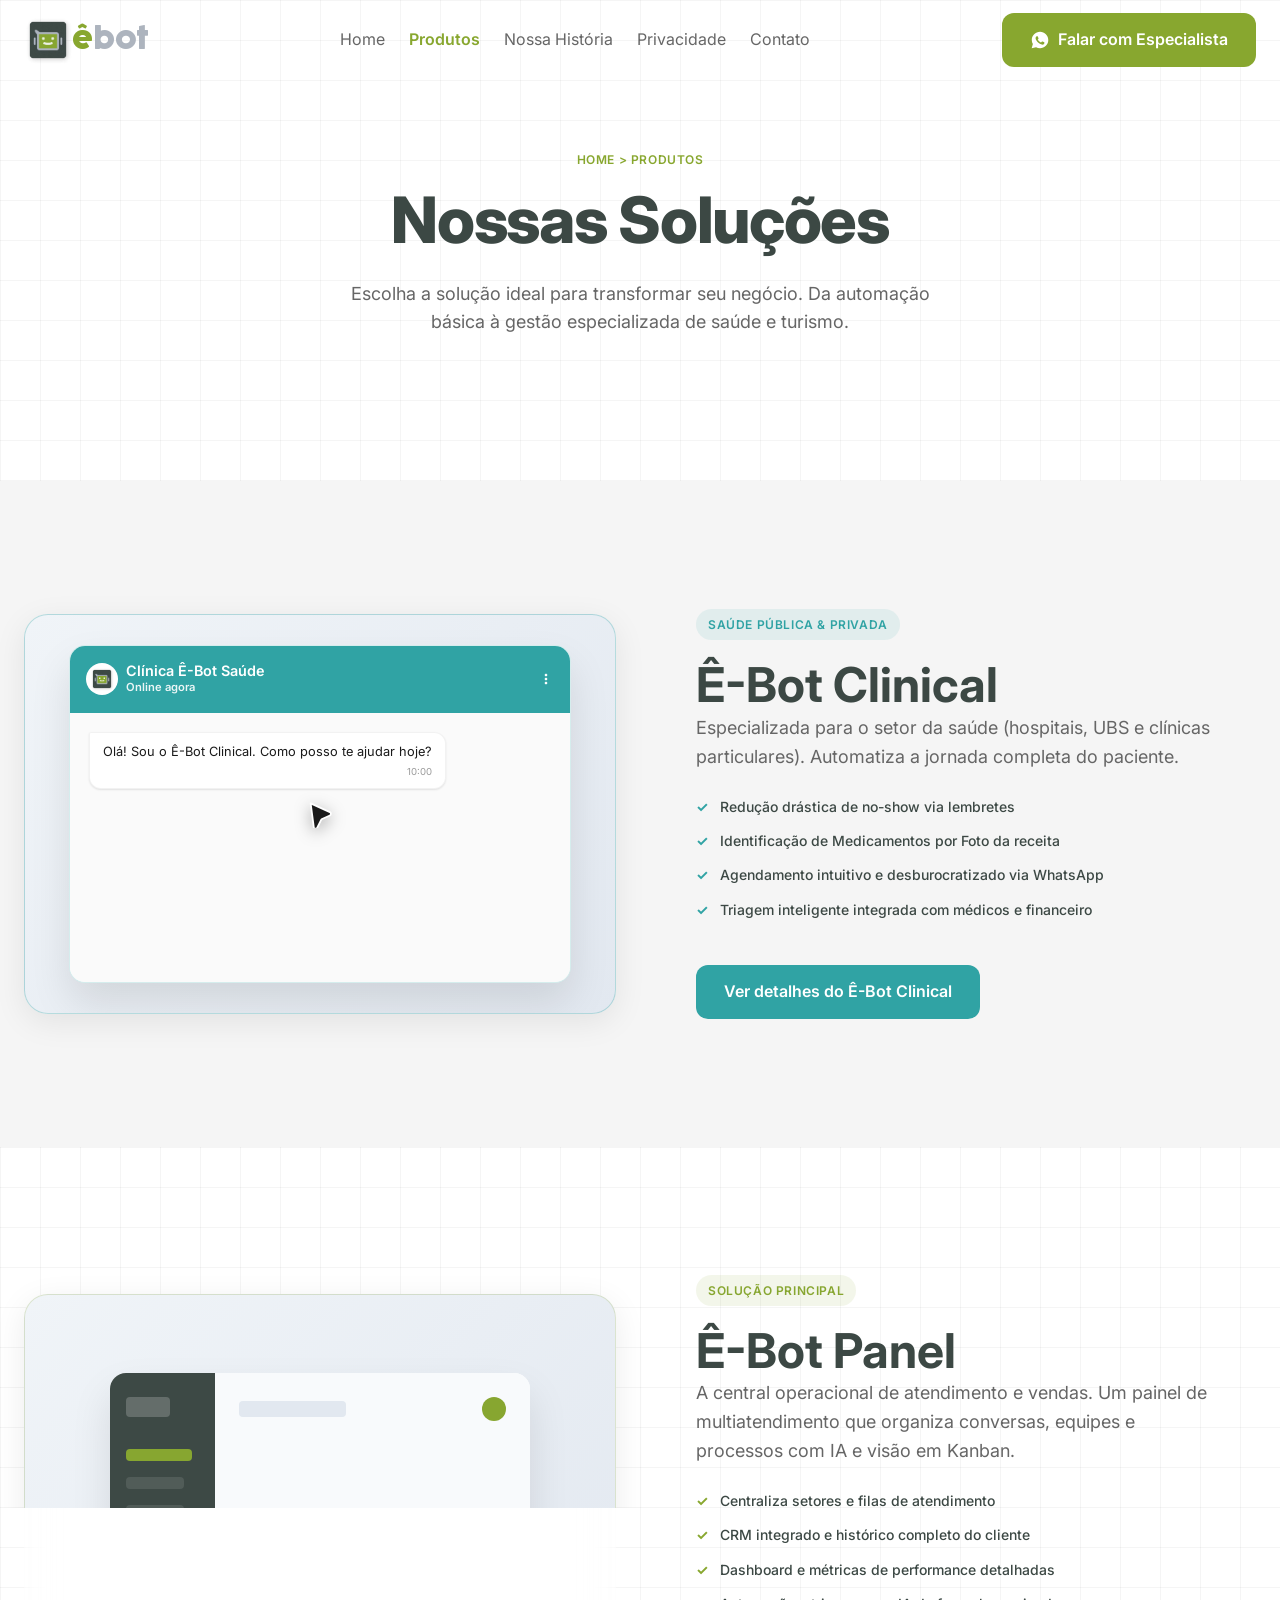
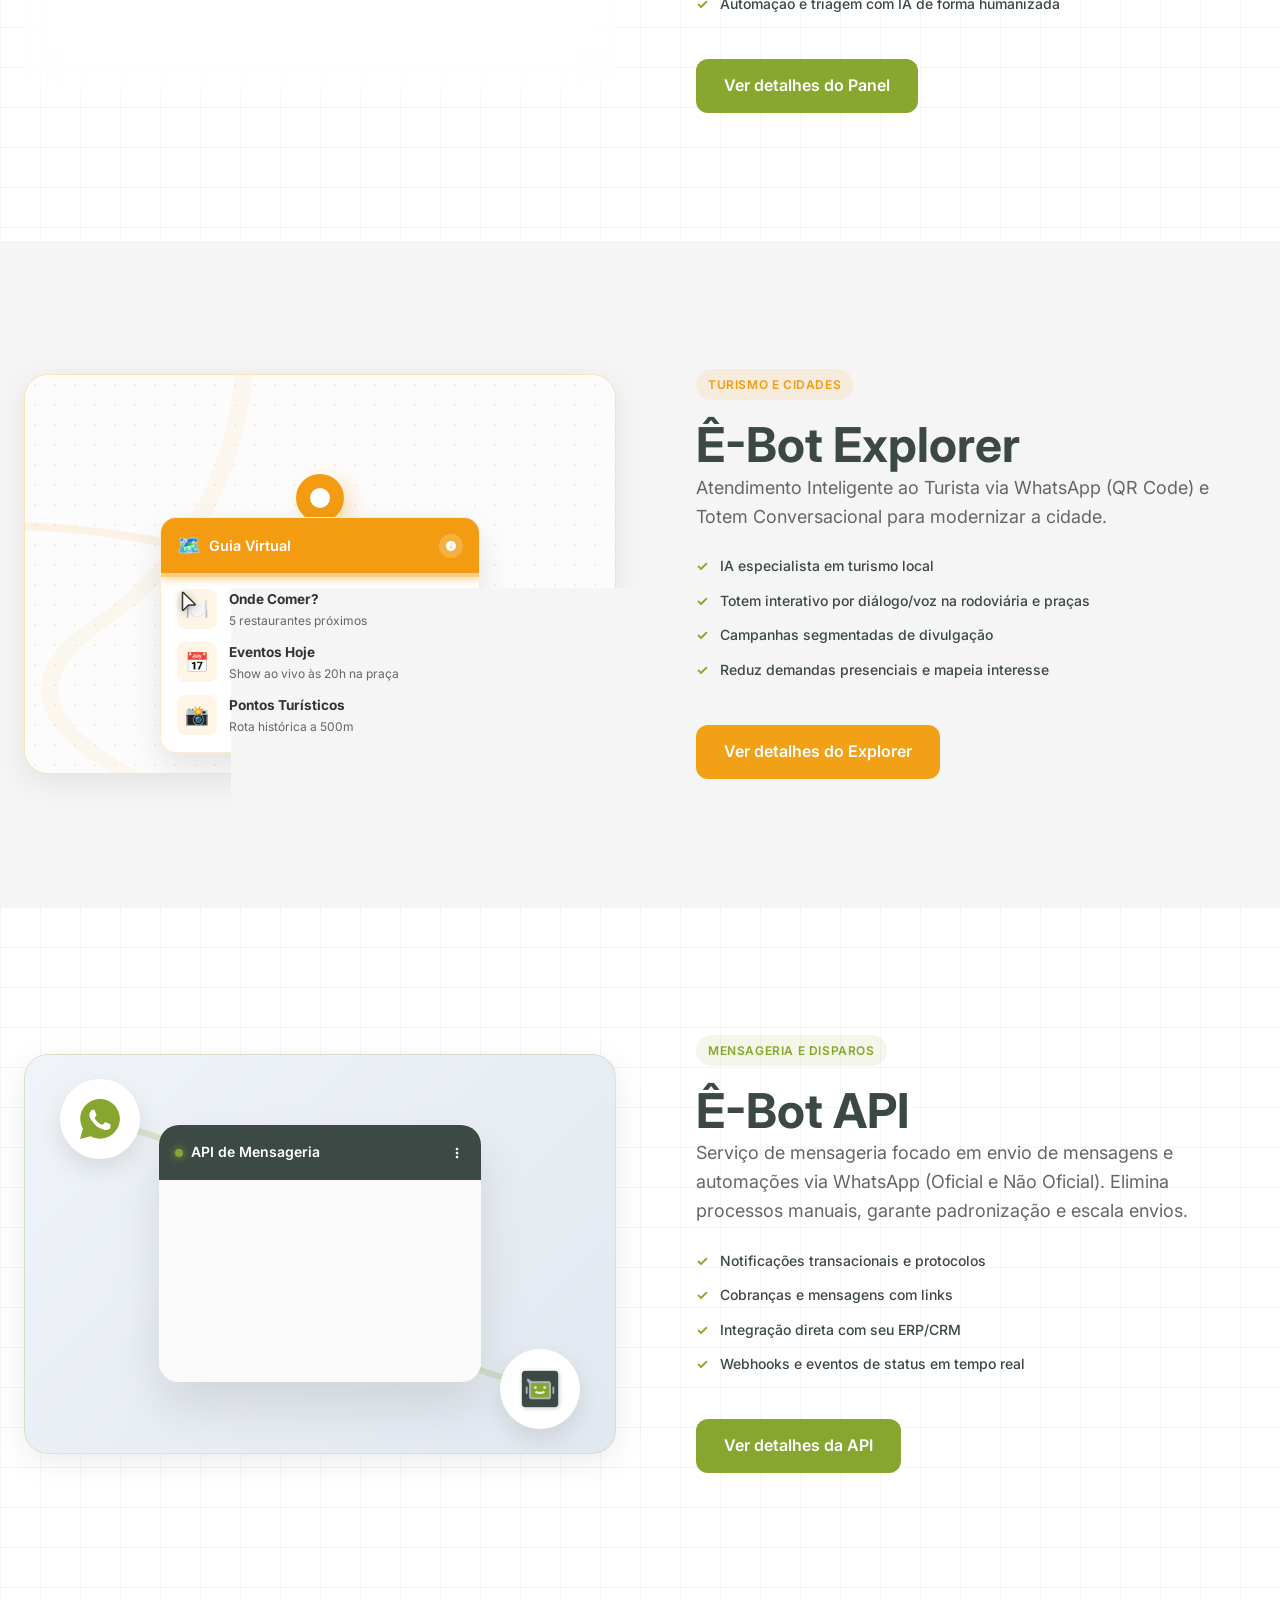
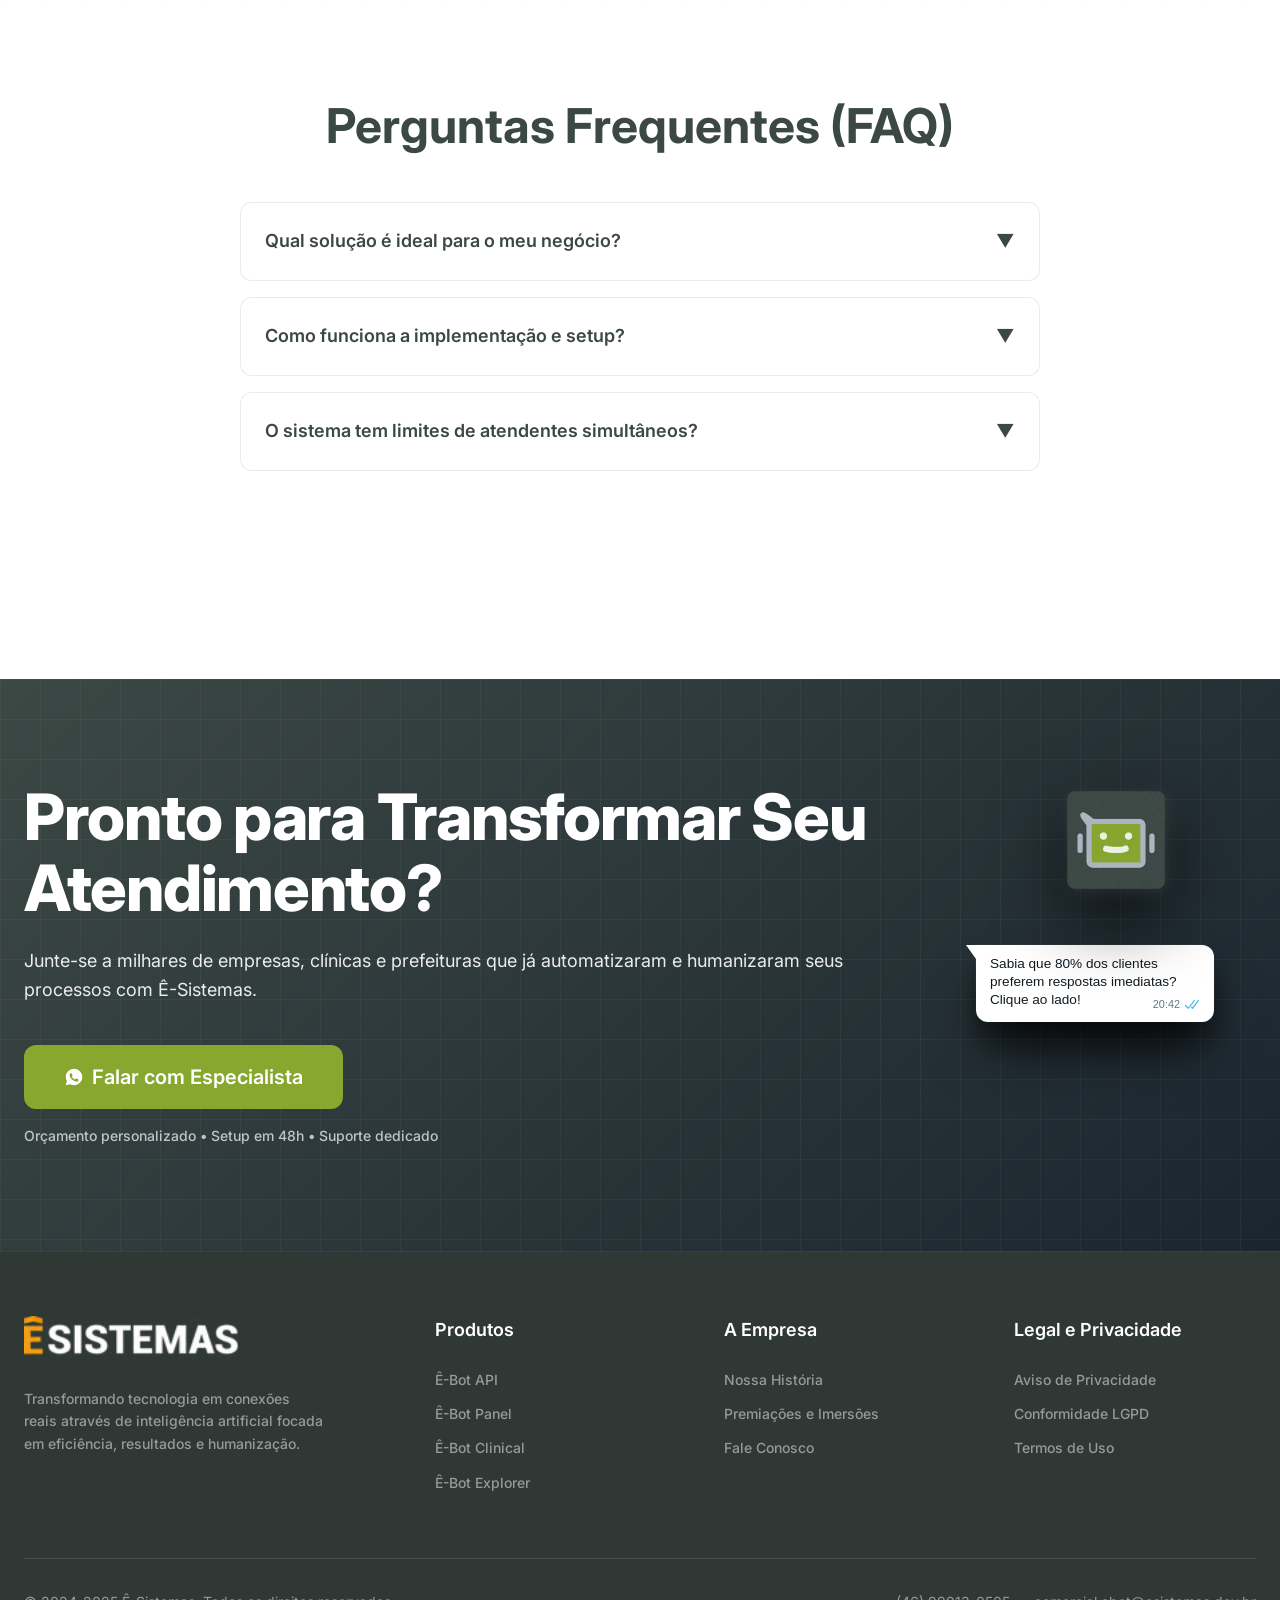
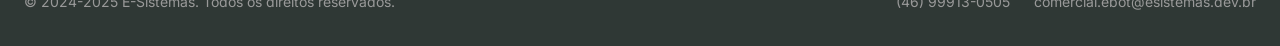
<file: produtos.html>
<!DOCTYPE html>
<html lang="pt-BR">
<head>
  <meta charset="UTF-8">
  <meta name="viewport" content="width=device-width, initial-scale=1.0">
  <title>Produtos e Soluções | Ê-Bot e Ê-Sistemas</title>
  
  <link href="https://fonts.googleapis.com/css2?family=Inter:wght@300;400;500;600;700;800;900&display=swap" rel="stylesheet">
  <link rel="stylesheet" href="css/reset.css">
  <link rel="stylesheet" href="css/variables.css">
  <link rel="stylesheet" href="css/typography.css">
  <link rel="stylesheet" href="css/glassmorphism.css">
  <link rel="stylesheet" href="css/components.css">
  <link rel="stylesheet" href="css/animations.css">
  <link rel="stylesheet" href="css/layout.css">
  <link rel="stylesheet" href="css/responsive.css">
  <link rel="stylesheet" href="css/accordion.css">

<style id="custom-dash-chat-animations">
/* --- CONFIGURAÇÕES DASHBOARD --- */
.dash-wrapper {
  height: 400px;
  background: linear-gradient(135deg, #f0f4f8, #e2e8f0);
  display: flex;
  align-items: center;
  justify-content: center;
  overflow: hidden;
  position: relative;
  border-color: rgba(135, 166, 48, 0.2);
  border-radius: 24px;
}
.dash-ui {
  width: 85%;
  height: 80%;
  background: #ffffff;
  border-radius: 16px;
  box-shadow: 0 20px 40px rgba(0,0,0,0.1);
  display: flex;
  overflow: hidden;
  position: relative;
}
.dash-sidebar {
  width: 25%;
  background: #3d4945; /* Dark color */
  padding: 1.5rem 1rem;
  display: flex;
  flex-direction: column;
  gap: 1rem;
}
.dash-logo {
  height: 20px;
  width: 60%;
  background: rgba(255,255,255,0.2);
  border-radius: 4px;
  margin-bottom: 1rem;
}
.dash-menu-item {
  height: 12px;
  width: 80%;
  background: rgba(255,255,255,0.1);
  border-radius: 4px;
}
.dash-menu-item.active {
  background: #87a630; /* Green color */
  width: 90%;
}
.dash-main {
  flex: 1;
  padding: 1.5rem;
  display: flex;
  flex-direction: column;
  gap: 1.2rem;
  background: #f8fafc;
}
.dash-header {
  display: flex;
  justify-content: space-between;
  align-items: center;
}
.dash-title {
  height: 16px;
  width: 40%;
  background: #e2e8f0;
  border-radius: 4px;
}
.dash-user {
  height: 24px;
  width: 24px;
  border-radius: 50%;
  background: #87a630;
}
.dash-cards {
  display: flex;
  gap: 1rem;
}
.dash-card {
  flex: 1;
  background: #ffffff;
  border-radius: 8px;
  padding: 1rem;
  box-shadow: 0 4px 6px rgba(0,0,0,0.02);
  border: 1px solid rgba(135,166,48,0.1);
  display: flex;
  flex-direction: column;
  gap: 8px;
  transform: translateY(10px);
  opacity: 0;
  animation: cardIn 4s infinite;
}
.dash-card:nth-child(2) { animation-delay: 0.2s; }
.dash-card:nth-child(3) { animation-delay: 0.4s; }

.dash-card-icon {
  width: 20px;
  height: 20px;
  border-radius: 4px;
  background: rgba(135,166,48,0.2);
}
.dash-card-value {
  width: 60%;
  height: 12px;
  background: #3d4945;
  border-radius: 4px;
}
.dash-chart-area {
  flex: 1;
  background: #ffffff;
  border-radius: 8px;
  padding: 1rem;
  position: relative;
  border: 1px solid rgba(135,166,48,0.1);
  overflow: hidden;
}
.dash-chart-bars {
  position: absolute;
  bottom: 1rem;
  left: 1rem;
  right: 1rem;
  height: 60%;
  display: flex;
  align-items: flex-end;
  justify-content: space-between;
  padding: 0 10%;
  gap: 10px;
}
.dash-bar {
  width: 15%;
  background: #3d4945;
  border-radius: 4px 4px 0 0;
  transform-origin: bottom;
  animation: barGrow 4s infinite;
}
.dash-bar.b1 { height: 40%; animation-delay: 0.1s; }
.dash-bar.b2 { height: 70%; animation-delay: 0.2s; }
.dash-bar.b3 { height: 50%; background: #87a630; animation-delay: 0.3s; }
.dash-bar.b4 { height: 90%; animation-delay: 0.4s; }
.dash-bar.b5 { height: 60%; animation-delay: 0.5s; }

.dash-line-chart {
  position: absolute;
  bottom: 1rem;
  left: 1rem;
  right: 1rem;
  width: calc(100% - 2rem);
  height: 80%;
}
.dash-path {
  stroke-dasharray: 200;
  stroke-dashoffset: 200;
  animation: drawLine 4s infinite;
}
.dash-path-fill {
  opacity: 0;
  animation: fadeInFill 4s infinite;
}

/* Mac Cursor */
.mac-cursor {
  position: absolute;
  z-index: 10;
  top: 80%;
  left: 80%;
  filter: drop-shadow(0 2px 4px rgba(0,0,0,0.2));
  animation: cursorMoveDashboard 4s infinite ease-in-out;
}

@keyframes cardIn {
  0% { transform: translateY(10px); opacity: 0; }
  10%, 90% { transform: translateY(0); opacity: 1; }
  100% { transform: translateY(10px); opacity: 0; }
}
@keyframes barGrow {
  0% { transform: scaleY(0); }
  15%, 85% { transform: scaleY(1); }
  100% { transform: scaleY(0); }
}
@keyframes drawLine {
  0% { stroke-dashoffset: 200; }
  25%, 85% { stroke-dashoffset: 0; }
  100% { stroke-dashoffset: 200; }
}
@keyframes fadeInFill {
  0%, 25% { opacity: 0; }
  35%, 85% { opacity: 1; }
  100% { opacity: 0; }
}
@keyframes cursorMoveDashboard {
  0% { top: 80%; left: 80%; transform: scale(1); }
  20% { top: 35%; left: 45%; transform: scale(1); }
  25% { top: 35%; left: 45%; transform: scale(0.8); }
  30% { top: 35%; left: 45%; transform: scale(1); }
  50% { top: 70%; left: 60%; transform: scale(1); }
  55% { top: 70%; left: 60%; transform: scale(0.8); }
  60% { top: 70%; left: 60%; transform: scale(1); }
  100% { top: 80%; left: 80%; transform: scale(1); }
}


/* --- CONFIGURAÇÕES CHAT --- */
.chat-wrapper {
  height: 400px;
  overflow: hidden;
  background: linear-gradient(135deg, #f0f4f8, #e2e8f0);
  display: flex;
  align-items: center;
  justify-content: center;
  position: relative;
  border-color: rgba(135, 166, 48, 0.2);
  border-radius: 24px;
}

/* Integração Background */
.integration-bg {
  position: absolute;
  top: 0; left: 0; right: 0; bottom: 0;
  pointer-events: none;
  z-index: 1;
}
.float-icon {
  position: absolute;
  width: 80px; height: 80px;
  z-index: 2;
  background: white;
  border-radius: 50%;
  display: flex; align-items: center; justify-content: center;
  box-shadow: 0 10px 25px rgba(0,0,0,0.1);
  animation: floatIcon 3s infinite ease-in-out alternate;
}
.wpp-icon { top: 6%; left: 6%; }
.ebot-icon { bottom: 6%; right: 6%; animation-delay: -1.5s; }
@keyframes floatIcon {
  0% { transform: translateY(0px); }
  100% { transform: translateY(-15px); }
}

.connection-line {
  position: absolute;
  top: 0; left: 0; width: 100%; height: 100%;
  z-index: 1;
}
.flowing-data {
  stroke-dasharray: 4, 12;
  animation: flowLine 1.5s linear infinite;
}
@keyframes flowLine {
  from { stroke-dashoffset: 16; }
  to { stroke-dashoffset: 0; }
}

/* Chat UI */
.chat-ui {
  width: 65%;
  height: 85%;
  background: #ffffff;
  border-radius: 20px;
  box-shadow: 0 24px 48px rgba(0,0,0,0.1);
  display: flex;
  flex-direction: column;
  overflow: hidden;
  z-index: 2;
}
.chat-header {
  background: #3d4945;
  color: white;
  padding: 1rem;
  font-size: 0.875rem;
  font-weight: 600;
  display: flex;
  justify-content: space-between;
  align-items: center;
}
.status-dot {
  display: inline-block;
  width: 8px; height: 8px; border-radius: 50%;
  background: #87a630; box-shadow: 0 0 8px #87a630;
  animation: pulseDot 2s infinite;
}
@keyframes pulseDot {
  0% { opacity: 1; }
  50% { opacity: 0.5; }
  100% { opacity: 1; }
}

.chat-body {
  flex: 1;
  padding: 1.5rem;
  display: flex;
  flex-direction: column;
  gap: 0.75rem;
  background: #fafafa;
  overflow: hidden;
}

.msg-bubble {
  padding: 0.75rem;
  border-radius: 16px;
  font-size: 0.8rem;
  max-width: 85%;
  opacity: 0;
  position: absolute;
  display: none;
}
.msg-bubble.user {
  background: rgba(135,166,48,0.15); /* #87a630 tinted */
  color: #3d4945;
  border-bottom-right-radius: 4px;
  align-self: flex-end;
  border: 1px solid rgba(135,166,48,0.3);
}
.msg-bubble.ai {
  background: white;
  border-bottom-left-radius: 4px;
  align-self: flex-start;
  box-shadow: 0 4px 12px rgba(0,0,0,0.05);
  color: #3d4945;
}

/* Timeline Animation - Full Sequence is 12s */
.m1 { display: block; position: relative; animation: appearStatic 12s infinite; }
.m2 { display: block; position: relative; animation: appearStatic2 12s infinite; }
.m3 { display: flex; position: relative; animation: appearStatic3 12s infinite; }
.m4 { display: block; position: relative; animation: appearStatic4 12s infinite; }
.m5 { display: block; position: relative; animation: appearStatic5 12s infinite; }

@keyframes appearStatic {
  0%, 100% { opacity: 0; transform: translateY(10px) scale(0.95); }
  2%, 98% { opacity: 1; transform: translateY(0) scale(1); }
}
@keyframes appearStatic2 {
  0%, 15%, 100% { opacity: 0; transform: translateY(10px) scale(0.95); }
  18%, 98% { opacity: 1; transform: translateY(0) scale(1); }
}
@keyframes appearStatic3 {
  0%, 35%, 100% { opacity: 0; transform: translateY(10px) scale(0.95); }
  38%, 98% { opacity: 1; transform: translateY(0) scale(1); }
}
@keyframes appearStatic4 {
  0%, 50%, 75%, 100% { opacity: 0; transform: translateY(10px) scale(0.95); display: none; }
  52%, 73% { opacity: 1; transform: translateY(0) scale(1); display: block; }
}
@keyframes appearStatic5 {
  0%, 75%, 100% { opacity: 0; transform: translateY(10px) scale(0.95); }
  78%, 98% { opacity: 1; transform: translateY(0) scale(1); }
}

/* Audio Message */
.audio-msg {
  display: flex;
  align-items: center;
  gap: 10px;
}
.play-btn {
  background: #87a630;
  border: none;
  width: 24px; height: 24px;
  border-radius: 50%;
  display: flex; align-items: center; justify-content: center;
  cursor: pointer;
  flex-shrink: 0;
  padding: 0;
}
.audio-wave {
  display: flex;
  align-items: center;
  gap: 3px;
  height: 20px;
}
.audio-wave .bar {
  width: 3px;
  background: #3d4945;
  border-radius: 3px;
  height: 4px;
  animation: waveAnim 1s infinite alternate;
}
.audio-wave .bar:nth-child(1) { height: 8px; animation-delay: 0.1s; }
.audio-wave .bar:nth-child(2) { height: 16px; animation-delay: 0.2s; }
.audio-wave .bar:nth-child(3) { height: 10px; animation-delay: 0.3s; }
.audio-wave .bar:nth-child(4) { height: 18px; animation-delay: 0.4s; }
.audio-wave .bar:nth-child(5) { height: 6px; animation-delay: 0.5s; }
.audio-wave .bar:nth-child(6) { height: 14px; animation-delay: 0.6s; }
.audio-wave .bar:nth-child(7) { height: 10px; animation-delay: 0.7s; }
.audio-wave .bar:nth-child(8) { height: 8px; animation-delay: 0.8s; }

@keyframes waveAnim {
  0% { transform: scaleY(0.5); }
  100% { transform: scaleY(1); }
}

.audio-time {
  font-size: 0.7rem;
  color: #3d4945;
  font-weight: 500;
}

/* Typing Indicator */
.typing .dot {
  display: inline-block;
  width: 5px; height: 5px;
  background: #87a630;
  border-radius: 50%;
  margin: 0 2px;
  animation: bounceDot 1.4s infinite ease-in-out both;
}
.typing .dot:nth-child(1) { animation-delay: -0.32s; }
.typing .dot:nth-child(2) { animation-delay: -0.16s; }
@keyframes bounceDot {
  0%, 80%, 100% { transform: scale(0.5); opacity: 0.5; }
  40% { transform: scale(1); opacity: 1; }
}

/* EXPLORER ANIMATIONS */
@keyframes pinBounce {
  0%, 100% { transform: translate(-50%, -100%); }
  50% { transform: translate(-50%, -115%); }
}
@keyframes shadowPulse {
  0%, 100% { transform: scale(1); opacity: 0.4; }
  50% { transform: scale(0.6); opacity: 0.1; }
}
@keyframes popupSlideUp {
  0% { transform: translate(-50%, 20px); opacity: 0.8; }
  20%, 80% { transform: translate(-50%, 0); opacity: 1; }
  100% { transform: translate(-50%, 20px); opacity: 0.8; }
}
@keyframes scanLine {
  0% { top: 0; opacity: 0; }
  10% { opacity: 1; }
  90% { opacity: 1; }
  100% { top: 100%; opacity: 0; }
}
</style>

<style>
/* CLINICAL CUSTOM CSS */
.clinical-sent {
  background: rgba(48, 163, 164, 0.15) !important;
  border: 1px solid rgba(48, 163, 164, 0.3) !important;
}
.clinical-checklist li::before {
  color: #30a3a4 !important;
}
@keyframes cursorMoveClinical {
  0% { top: 80%; left: 80%; transform: scale(1); }
  20% { top: 55%; left: 45%; transform: scale(1); }
  25% { top: 55%; left: 45%; transform: scale(0.8); }
  30% { top: 55%; left: 45%; transform: scale(1); }
  50% { top: 75%; left: 60%; transform: scale(1); }
  55% { top: 75%; left: 60%; transform: scale(0.8); }
  60% { top: 75%; left: 60%; transform: scale(1); }
  100% { top: 80%; left: 80%; transform: scale(1); }
}
</style>

<style id="custom-dash-chat-animations">
/* --- CONFIGURAÇÕES DASHBOARD --- */
.dash-wrapper {
  height: 400px;
  background: linear-gradient(135deg, #f0f4f8, #e2e8f0);
  display: flex;
  align-items: center;
  justify-content: center;
  overflow: hidden;
  position: relative;
  border-color: rgba(135, 166, 48, 0.2);
  border-radius: 24px;
}
.dash-ui {
  width: 85%;
  height: 80%;
  background: #ffffff;
  border-radius: 16px;
  box-shadow: 0 20px 40px rgba(0,0,0,0.1);
  display: flex;
  overflow: hidden;
  position: relative;
}
.dash-sidebar {
  width: 25%;
  background: #3d4945; /* Dark color */
  padding: 1.5rem 1rem;
  display: flex;
  flex-direction: column;
  gap: 1rem;
}
.dash-logo {
  height: 20px;
  width: 60%;
  background: rgba(255,255,255,0.2);
  border-radius: 4px;
  margin-bottom: 1rem;
}
.dash-menu-item {
  height: 12px;
  width: 80%;
  background: rgba(255,255,255,0.1);
  border-radius: 4px;
}
.dash-menu-item.active {
  background: #87a630; /* Green color */
  width: 90%;
}
.dash-main {
  flex: 1;
  padding: 1.5rem;
  display: flex;
  flex-direction: column;
  gap: 1.2rem;
  background: #f8fafc;
}
.dash-header {
  display: flex;
  justify-content: space-between;
  align-items: center;
}
.dash-title {
  height: 16px;
  width: 40%;
  background: #e2e8f0;
  border-radius: 4px;
}
.dash-user {
  height: 24px;
  width: 24px;
  border-radius: 50%;
  background: #87a630;
}
.dash-cards {
  display: flex;
  gap: 1rem;
}
.dash-card {
  flex: 1;
  background: #ffffff;
  border-radius: 8px;
  padding: 1rem;
  box-shadow: 0 4px 6px rgba(0,0,0,0.02);
  border: 1px solid rgba(135,166,48,0.1);
  display: flex;
  flex-direction: column;
  gap: 8px;
  transform: translateY(10px);
  opacity: 0;
  animation: cardIn 4s infinite;
}
.dash-card:nth-child(2) { animation-delay: 0.2s; }
.dash-card:nth-child(3) { animation-delay: 0.4s; }

.dash-card-icon {
  width: 20px;
  height: 20px;
  border-radius: 4px;
  background: rgba(135,166,48,0.2);
}
.dash-card-value {
  width: 60%;
  height: 12px;
  background: #3d4945;
  border-radius: 4px;
}
.dash-chart-area {
  flex: 1;
  background: #ffffff;
  border-radius: 8px;
  padding: 1rem;
  position: relative;
  border: 1px solid rgba(135,166,48,0.1);
  overflow: hidden;
}
.dash-chart-bars {
  position: absolute;
  bottom: 1rem;
  left: 1rem;
  right: 1rem;
  height: 60%;
  display: flex;
  align-items: flex-end;
  justify-content: space-between;
  padding: 0 10%;
  gap: 10px;
}
.dash-bar {
  width: 15%;
  background: #3d4945;
  border-radius: 4px 4px 0 0;
  transform-origin: bottom;
  animation: barGrow 4s infinite;
}
.dash-bar.b1 { height: 40%; animation-delay: 0.1s; }
.dash-bar.b2 { height: 70%; animation-delay: 0.2s; }
.dash-bar.b3 { height: 50%; background: #87a630; animation-delay: 0.3s; }
.dash-bar.b4 { height: 90%; animation-delay: 0.4s; }
.dash-bar.b5 { height: 60%; animation-delay: 0.5s; }

.dash-line-chart {
  position: absolute;
  bottom: 1rem;
  left: 1rem;
  right: 1rem;
  width: calc(100% - 2rem);
  height: 80%;
}
.dash-path {
  stroke-dasharray: 200;
  stroke-dashoffset: 200;
  animation: drawLine 4s infinite;
}
.dash-path-fill {
  opacity: 0;
  animation: fadeInFill 4s infinite;
}

/* Mac Cursor */
.mac-cursor {
  position: absolute;
  z-index: 10;
  top: 80%;
  left: 80%;
  filter: drop-shadow(0 2px 4px rgba(0,0,0,0.2));
  animation: cursorMoveDashboard 4s infinite ease-in-out;
}

@keyframes cardIn {
  0% { transform: translateY(10px); opacity: 0; }
  10%, 90% { transform: translateY(0); opacity: 1; }
  100% { transform: translateY(10px); opacity: 0; }
}
@keyframes barGrow {
  0% { transform: scaleY(0); }
  15%, 85% { transform: scaleY(1); }
  100% { transform: scaleY(0); }
}
@keyframes drawLine {
  0% { stroke-dashoffset: 200; }
  25%, 85% { stroke-dashoffset: 0; }
  100% { stroke-dashoffset: 200; }
}
@keyframes fadeInFill {
  0%, 25% { opacity: 0; }
  35%, 85% { opacity: 1; }
  100% { opacity: 0; }
}
@keyframes cursorMoveDashboard {
  0% { top: 80%; left: 80%; transform: scale(1); }
  20% { top: 35%; left: 45%; transform: scale(1); }
  25% { top: 35%; left: 45%; transform: scale(0.8); }
  30% { top: 35%; left: 45%; transform: scale(1); }
  50% { top: 70%; left: 60%; transform: scale(1); }
  55% { top: 70%; left: 60%; transform: scale(0.8); }
  60% { top: 70%; left: 60%; transform: scale(1); }
  100% { top: 80%; left: 80%; transform: scale(1); }
}


/* --- CONFIGURAÇÕES CHAT --- */
.chat-wrapper {
  height: 400px;
  overflow: hidden;
  background: linear-gradient(135deg, #f0f4f8, #e2e8f0);
  display: flex;
  align-items: center;
  justify-content: center;
  position: relative;
  border-color: rgba(135, 166, 48, 0.2);
  border-radius: 24px;
}

/* Integração Background */
.integration-bg {
  position: absolute;
  top: 0; left: 0; right: 0; bottom: 0;
  pointer-events: none;
  z-index: 1;
}
.float-icon {
  position: absolute;
  width: 80px; height: 80px;
  z-index: 2;
  background: white;
  border-radius: 50%;
  display: flex; align-items: center; justify-content: center;
  box-shadow: 0 10px 25px rgba(0,0,0,0.1);
  animation: floatIcon 3s infinite ease-in-out alternate;
}
.wpp-icon { top: 6%; left: 6%; }
.ebot-icon { bottom: 6%; right: 6%; animation-delay: -1.5s; }
@keyframes floatIcon {
  0% { transform: translateY(0px); }
  100% { transform: translateY(-15px); }
}

.connection-line {
  position: absolute;
  top: 0; left: 0; width: 100%; height: 100%;
  z-index: 1;
}
.flowing-data {
  stroke-dasharray: 4, 12;
  animation: flowLine 1.5s linear infinite;
}
@keyframes flowLine {
  from { stroke-dashoffset: 16; }
  to { stroke-dashoffset: 0; }
}

/* Chat UI */
.chat-ui {
  width: 65%;
  height: 85%;
  background: #ffffff;
  border-radius: 20px;
  box-shadow: 0 24px 48px rgba(0,0,0,0.1);
  display: flex;
  flex-direction: column;
  overflow: hidden;
  z-index: 2;
}
.chat-header {
  background: #3d4945;
  color: white;
  padding: 1rem;
  font-size: 0.875rem;
  font-weight: 600;
  display: flex;
  justify-content: space-between;
  align-items: center;
}
.status-dot {
  display: inline-block;
  width: 8px; height: 8px; border-radius: 50%;
  background: #87a630; box-shadow: 0 0 8px #87a630;
  animation: pulseDot 2s infinite;
}
@keyframes pulseDot {
  0% { opacity: 1; }
  50% { opacity: 0.5; }
  100% { opacity: 1; }
}

.chat-body {
  flex: 1;
  padding: 1.5rem;
  display: flex;
  flex-direction: column;
  gap: 0.75rem;
  background: #fafafa;
  overflow: hidden;
}

.msg-bubble {
  padding: 0.75rem;
  border-radius: 16px;
  font-size: 0.8rem;
  max-width: 85%;
  opacity: 0;
  position: absolute;
  display: none;
}
.msg-bubble.user {
  background: rgba(135,166,48,0.15); /* #87a630 tinted */
  color: #3d4945;
  border-bottom-right-radius: 4px;
  align-self: flex-end;
  border: 1px solid rgba(135,166,48,0.3);
}
.msg-bubble.ai {
  background: white;
  border-bottom-left-radius: 4px;
  align-self: flex-start;
  box-shadow: 0 4px 12px rgba(0,0,0,0.05);
  color: #3d4945;
}

/* Timeline Animation - Full Sequence is 12s */
.m1 { display: block; position: relative; animation: appearStatic 12s infinite; }
.m2 { display: block; position: relative; animation: appearStatic2 12s infinite; }
.m3 { display: flex; position: relative; animation: appearStatic3 12s infinite; }
.m4 { display: block; position: relative; animation: appearStatic4 12s infinite; }
.m5 { display: block; position: relative; animation: appearStatic5 12s infinite; }

@keyframes appearStatic {
  0%, 100% { opacity: 0; transform: translateY(10px) scale(0.95); }
  2%, 98% { opacity: 1; transform: translateY(0) scale(1); }
}
@keyframes appearStatic2 {
  0%, 15%, 100% { opacity: 0; transform: translateY(10px) scale(0.95); }
  18%, 98% { opacity: 1; transform: translateY(0) scale(1); }
}
@keyframes appearStatic3 {
  0%, 35%, 100% { opacity: 0; transform: translateY(10px) scale(0.95); }
  38%, 98% { opacity: 1; transform: translateY(0) scale(1); }
}
@keyframes appearStatic4 {
  0%, 50%, 75%, 100% { opacity: 0; transform: translateY(10px) scale(0.95); display: none; }
  52%, 73% { opacity: 1; transform: translateY(0) scale(1); display: block; }
}
@keyframes appearStatic5 {
  0%, 75%, 100% { opacity: 0; transform: translateY(10px) scale(0.95); }
  78%, 98% { opacity: 1; transform: translateY(0) scale(1); }
}

/* Audio Message */
.audio-msg {
  display: flex;
  align-items: center;
  gap: 10px;
}
.play-btn {
  background: #87a630;
  border: none;
  width: 24px; height: 24px;
  border-radius: 50%;
  display: flex; align-items: center; justify-content: center;
  cursor: pointer;
  flex-shrink: 0;
  padding: 0;
}
.audio-wave {
  display: flex;
  align-items: center;
  gap: 3px;
  height: 20px;
}
.audio-wave .bar {
  width: 3px;
  background: #3d4945;
  border-radius: 3px;
  height: 4px;
  animation: waveAnim 1s infinite alternate;
}
.audio-wave .bar:nth-child(1) { height: 8px; animation-delay: 0.1s; }
.audio-wave .bar:nth-child(2) { height: 16px; animation-delay: 0.2s; }
.audio-wave .bar:nth-child(3) { height: 10px; animation-delay: 0.3s; }
.audio-wave .bar:nth-child(4) { height: 18px; animation-delay: 0.4s; }
.audio-wave .bar:nth-child(5) { height: 6px; animation-delay: 0.5s; }
.audio-wave .bar:nth-child(6) { height: 14px; animation-delay: 0.6s; }
.audio-wave .bar:nth-child(7) { height: 10px; animation-delay: 0.7s; }
.audio-wave .bar:nth-child(8) { height: 8px; animation-delay: 0.8s; }

@keyframes waveAnim {
  0% { transform: scaleY(0.5); }
  100% { transform: scaleY(1); }
}

.audio-time {
  font-size: 0.7rem;
  color: #3d4945;
  font-weight: 500;
}

/* Typing Indicator */
.typing .dot {
  display: inline-block;
  width: 5px; height: 5px;
  background: #87a630;
  border-radius: 50%;
  margin: 0 2px;
  animation: bounceDot 1.4s infinite ease-in-out both;
}
.typing .dot:nth-child(1) { animation-delay: -0.32s; }
.typing .dot:nth-child(2) { animation-delay: -0.16s; }
@keyframes bounceDot {
  0%, 80%, 100% { transform: scale(0.5); opacity: 0.5; }
  40% { transform: scale(1); opacity: 1; }
}

/* EXPLORER ANIMATIONS */
@keyframes pinBounce {
  0%, 100% { transform: translate(-50%, -100%); }
  50% { transform: translate(-50%, -115%); }
}
@keyframes shadowPulse {
  0%, 100% { transform: scale(1); opacity: 0.4; }
  50% { transform: scale(0.6); opacity: 0.1; }
}
@keyframes popupSlideUp {
  0% { transform: translate(-50%, 20px); opacity: 0.8; }
  20%, 80% { transform: translate(-50%, 0); opacity: 1; }
  100% { transform: translate(-50%, 20px); opacity: 0.8; }
}
@keyframes scanLine {
  0% { top: 0; opacity: 0; }
  10% { opacity: 1; }
  90% { opacity: 1; }
  100% { top: 100%; opacity: 0; }
}
</style>

</head>
<body>

  <!-- HEADER -->
  <header class="glass-header" style="position: fixed; top: 0; width: 100%; z-index: 1000;">
    <div class="container header-inner">
      
      <div class="logo">
        <a href="index.html" style="display: flex; align-items: center; font-weight: 800; font-size: 1.75rem;">
          <img src="assets/images/ebot_icon.avif" alt="ebot Logo" style="height: 48px; width: auto; object-fit: contain;">
          <span style="color: #88a72f; font-family: 'Cocogoose Pro Bold', sans-serif;">ê</span><span style="color: #adb4be; font-family: 'Cocogoose Pro Bold', sans-serif;">bot</span>
        </a>
      </div>
      <nav class="nav-menu flex">
        <ul class="flex gap-lg">
          <li><a href="index.html" >Home</a></li>
          <li><a href="produtos.html" class="text-primary" style="font-weight: 600;">Produtos</a></li>
          <li><a href="nossa_historia.html" >Nossa História</a></li>
          <li><a href="privacidade.html" >Privacidade</a></li>
          <li><a href="contato.html" >Contato</a></li>
        </ul>
      </nav>
      <div class="desktop-cta"><button   class="trigger-wa-modal btn btn-primary" style="display: inline-flex; align-items: center; justify-content: center; gap: 0.5rem;"><svg width="20" height="20" viewBox="0 0 24 24" fill="currentColor"><path d="M12.04 2c-5.46 0-9.91 4.45-9.91 9.91 0 1.75.46 3.45 1.32 4.95L2 22l5.25-1.38c1.45.79 3.08 1.21 4.79 1.21 5.46 0 9.91-4.45 9.91-9.91S17.5 2 12.04 2zm5.28 14.3c-.22.61-1.28 1.15-1.78 1.22-.43.06-1.02.13-3.23-.79-2.66-1.11-4.38-3.83-4.52-4.01-.13-.19-1.08-1.44-1.08-2.75 0-1.31.68-1.95.92-2.22.24-.26.52-.33.69-.33.17 0 .34 0 .49.01.16.01.37-.06.57.43.21.5.73 1.77.79 1.9.06.13.1.28.01.47-.08.19-.13.31-.26.46-.13.15-.28.33-.39.46-.13.14-.27.29-.12.56.15.26.68 1.13 1.46 1.83.99.9 1.84 1.18 2.1 1.31.26.13.41.11.56-.06.15-.17.65-.75.82-1.01.17-.26.34-.22.58-.13.24.09 1.53.72 1.79.85.26.13.43.19.5.3.06.11.06.64-.16 1.25z"/></svg>  Falar com Especialista </button></div>
      <div class="hamburger"><span></span><span></span><span></span></div>
    </div>
  </header>

  <main>
    <!-- HERO -->
    <section class="section section-light bg-grid-pattern" style="padding-top: 150px; text-align: center;">
      <div class="container reveal">
        <div class="text-micro text-primary" style="margin-bottom: 1rem;">Home &gt; Produtos</div>
        <h1 class="h1" style="margin-bottom: 1.5rem;">Nossas Soluções</h1>
        <p class="body-large" style="max-width: 600px; margin: 0 auto 3rem;">Escolha a solução ideal para transformar seu negócio. Da automação básica à gestão especializada de saúde e turismo.</p>
      </div>
    </section>

    <!-- PRODUTO 1: CLINICAL -->
    <section class="section section-gray">
      <div class="container">
        <div class="grid grid-2 items-center reveal reveal-left">
          <div class="glass-card float-hover chat-wrapper clinical-container" style="height: 400px; padding: 0; background: linear-gradient(135deg, #f0f4f8, #e2e8f0); display: flex; align-items: center; justify-content: center; border-color: rgba(48, 163, 164, 0.3); position: relative; overflow: hidden; border-radius: 24px;">
            <svg class="animated-cursor" viewBox="0 0 24 24" fill="none" xmlns="http://www.w3.org/2000/svg" style="z-index: 100; position: absolute; animation: cursorMoveClinical 6s infinite ease-in-out;">
              <path d="M4 2.85986L20.4418 10.3642C21.666 10.9224 21.6706 12.6565 20.4496 13.2223L13.7846 16.3117C13.4357 16.4735 13.1506 16.7441 12.9774 17.0864L9.62083 23.7143C9.01168 24.9171 7.27961 24.8727 6.74103 23.642L4 2.85986Z" fill="#1a1a1a" stroke="white" stroke-width="1.5" stroke-linejoin="round"/>
            </svg>
            
            <div class="integration-bg" style="opacity: 0.5;">
                <svg class="connection-line" viewBox="0 0 100 100" preserveAspectRatio="none">
                  <path d="M 13,18 C 40,18 60,82 87,82" fill="none" stroke="rgba(48, 163, 164, 0.2)" stroke-width="1.5" />
                  <path d="M 13,18 C 40,18 60,82 87,82" fill="none" stroke="#30a3a4" stroke-width="1.5" class="flowing-data" />
                </svg>
            </div>

            <div class="chat-ui clinical-chat-ui" style="width: 85%; height: 85%; background: #ffffff; border-radius: 16px; box-shadow: 0 20px 40px rgba(0,0,0,0.1); display: flex; flex-direction: column; overflow: hidden; z-index: 2; border: 1px solid rgba(48, 163, 164, 0.2);">
              <div class="chat-header" style="background: #30a3a4; color: white; padding: 1rem; display: flex; align-items: center; justify-content: space-between;">
                <div style="display: flex; align-items: center; gap: 8px;">
                  <div style="width: 32px; height: 32px; background: white; border-radius: 50%; display: flex; align-items: center; justify-content: center; padding: 4px; flex-shrink: 0;">
                    <img src="assets/images/ebot_icon.avif" alt="Ê-Bot Clinical" style="width: 100%; height: 100%; object-fit: contain;">
                  </div>
                  <div style="display: flex; flex-direction: column;">
                    <span style="font-weight: 600; font-size: 0.9rem; line-height: 1.2;">Clínica Ê-Bot Saúde</span>
                    <span style="font-size: 0.7rem; opacity: 0.9;">Online agora</span>
                  </div>
                </div>
                <svg width="16" height="16" viewBox="0 0 24 24" fill="white"><path d="M12 8c1.1 0 2-.9 2-2s-.9-2-2-2-2 .9-2 2 .9 2 2 2zm0 2c-1.1 0-2 .9-2 2s.9 2 2 2 2-.9 2-2-.9-2-2-2zm0 6c-1.1 0-2 .9-2 2s.9 2 2 2 2-.9 2-2-.9-2-2-2z"/></svg>
              </div>
              
              <div class="wa-chat-body" style="flex: 1; padding: 1.2rem; display: flex; flex-direction: column; background: #fafafa; overflow-y: auto; position: relative;">
                <div class="wa-message-wrapper" style="display: flex; flex-direction: column; gap: 0.75rem;">
                  
                  <div class="wa-bubble wa-received chat-msg-1">
                    Olá! Sou o Ê-Bot Clinical. Como posso te ajudar hoje?
                    <span class="wa-time">10:00</span>
                  </div>
                  <div class="typing-indicator wa-typing-user"><span></span><span></span><span></span></div>

                  <div class="wa-bubble wa-sent chat-msg-2 clinical-sent">
                    Oi! Fui ao PS ontem e não estou entendendo a letra do médico nesta receita. Pode me ajudar?
                    <span class="wa-time">10:01</span>
                  </div>
                  <div class="typing-indicator wa-typing-bot"><span></span><span></span><span></span></div>

                  <div class="wa-bubble wa-received chat-msg-3">
                    Sem problemas. Me envie uma foto ou o arquivo da receita. Nossa IA fará a leitura e te ajudará na hora.
                    <span class="wa-time">10:01</span>
                  </div>
                  <div class="typing-indicator wa-typing-user"><span></span><span></span><span></span></div>

                  <div class="wa-bubble wa-sent chat-msg-4 clinical-sent" style="padding: 0.4rem;">
                    <div class="wa-pdf-doc">
                      <div class="wa-pdf-icon" style="background: #30a3a4;">PDF</div>
                      <div class="wa-pdf-details">
                        <div class="wa-pdf-name">receita_medica.pdf</div>
                        <div class="wa-pdf-size">1.2 MB • Documento</div>
                      </div>
                    </div>
                    <span class="wa-time" style="padding-right: 0.4rem;">10:02</span>
                  </div>
                  <div class="typing-indicator wa-typing-bot"><span></span><span></span><span></span></div>
                  
                  <div class="wa-bubble wa-received chat-msg-5" style="padding: 0.4rem;">
                    <img src="https://images.unsplash.com/photo-1584308666744-24d5c474f2ae?auto=format&fit=crop&w=300&q=80" style="width: 100%; height: 110px; object-fit: cover; border-radius: 8px; margin-bottom: 0.5rem;" alt="Caixa de Remédio">
                    <div style="padding: 0 0.4rem;">
                      <strong style="color: #30a3a4;">Leitura concluída ✓</strong><br>
                      O medicamento receitado é a <strong>Amoxicilina 500mg</strong>.<br>
                      <strong>Posologia:</strong> Tomar 1 cápsula a cada 8h, durante 7 dias.
                      <span class="wa-time">10:02</span>
                    </div>
                  </div>
                  <div class="typing-indicator wa-typing-bot"><span></span><span></span><span></span></div>
                  
                  <div class="wa-bubble wa-received chat-msg-6">
                    Verifiquei no sistema e há estoque na <strong>Farmácia São João</strong> (a 400m de você).<br>
                    <div style="display: flex; align-items: center; gap: 6px; margin-top: 8px; color: #3c4844; font-weight: 700; background: rgba(0,0,0,0.05); padding: 8px; border-radius: 6px;">
                      📍 Abrir Rota no Mapa
                    </div>
                    <span class="wa-time">10:02</span>
                  </div>
                  <div class="typing-indicator wa-typing-bot"><span></span><span></span><span></span></div>
                  
                  <div class="wa-bubble wa-received chat-msg-7" style="border: 1px solid rgba(48, 163, 164, 0.3);">
                    Deseja que eu agende lembretes gratuitos via WhatsApp para você não esquecer de tomar o remédio nos horários corretos? ⏰
                    <div style="display: flex; gap: 0.5rem; margin-top: 0.75rem;">
                      <button class="auto-click" style="flex: 1; padding: 6px; border-radius: 6px; font-weight: 600; font-size: 0.75rem; border: 1px solid #30a3a4; color: #30a3a4; background: transparent;">Sim, agendar</button>
                      <button style="flex: 1; padding: 6px; background: #eee; color: #555; border-radius: 6px; font-weight: 600; font-size: 0.75rem; border: none;">Não</button>
                    </div>
                    <span class="wa-time">10:03</span>
                  </div>

                  <div class="wa-bubble wa-sent chat-msg-8 clinical-sent">
                    Sim, agendar
                    <span class="wa-time">10:03</span>
                  </div>
                  <div class="typing-indicator wa-typing-bot"><span></span><span></span><span></span></div>

                  <div class="wa-bubble wa-received chat-msg-9" style="background: rgba(48, 163, 164, 0.1); border: 1px solid rgba(48, 163, 164, 0.3);">
                    <strong>Tudo certo! 💙</strong><br>
                    Acabei de ativar seus alarmes. Te mandarei uma mensagem a cada 8h. Melhoras!
                    <span class="wa-time">10:03</span>
                  </div>
                </div>
              </div>
            </div>
          </div>
          
          <div style="padding: 2rem;">
            <span class="badge" style="background: rgba(48, 163, 164, 0.1); color: #30a3a4;">Saúde Pública & Privada</span>
            <h2 class="h2">Ê-Bot Clinical</h2>
            <p class="body-large" style="margin-bottom: 1.5rem;">Especializada para o setor da saúde (hospitais, UBS e clínicas particulares). Automatiza a jornada completa do paciente.</p>
            <ul class="checklist clinical-checklist text-small">
              <li>Redução drástica de no-show via lembretes</li>
              <li>Identificação de Medicamentos por Foto da receita</li>
              <li>Agendamento intuitivo e desburocratizado via WhatsApp</li>
              <li>Triagem inteligente integrada com médicos e financeiro</li>
            </ul>
            <a href="ebot-clinical.html" class="btn btn-primary" style="margin-top: 2rem; background: #30a3a4; border-color: #30a3a4;">Ver detalhes do Ê-Bot Clinical</a>
          </div>
          
        </div>
      </div>
    </section>

    <!-- PRODUTO 2: PANEL -->
    <section class="section section-light bg-grid-pattern">
      <div class="container">
        <div class="grid grid-2 items-center reveal reveal-right">
          <div style="padding: 2rem; order: 2;">
            <span class="badge" style="background: rgba(135, 166, 48, 0.1); color: #87a630;">Solução Principal</span>
            <h2 class="h2">Ê-Bot Panel</h2>
            <p class="body-large" style="margin-bottom: 1.5rem;">A central operacional de atendimento e vendas. Um painel de multiatendimento que organiza conversas, equipes e processos com IA e visão em Kanban.</p>
            <ul class="checklist text-small">
              <li>Centraliza setores e filas de atendimento</li>
              <li>CRM integrado e histórico completo do cliente</li>
              <li>Dashboard e métricas de performance detalhadas</li>
              <li>Automação e triagem com IA de forma humanizada</li>
            </ul>
            <a href="ebot-panel.html" class="btn btn-primary" style="margin-top: 2rem;">Ver detalhes do Panel</a>
          </div>
                    <div class="glass-card float-hover dash-wrapper" style="order: 1; height: 400px; border-radius: 24px;">
  <div class="dash-ui">
    <div class="dash-sidebar">
      <div class="dash-logo"></div>
      <div class="dash-menu-item active"></div>
      <div class="dash-menu-item"></div>
      <div class="dash-menu-item"></div>
    </div>
    <div class="dash-main">
      <div class="dash-header">
        <div class="dash-title"></div>
        <div class="dash-user"></div>
      </div>
      <div class="dash-cards">
        <div class="dash-card">
          <div class="dash-card-icon"></div>
          <div class="dash-card-value"></div>
        </div>
        <div class="dash-card">
          <div class="dash-card-icon"></div>
          <div class="dash-card-value"></div>
        </div>
        <div class="dash-card">
          <div class="dash-card-icon"></div>
          <div class="dash-card-value"></div>
        </div>
      </div>
      <div class="dash-chart-area">
        <div class="dash-chart-bars">
          <div class="dash-bar b1"></div>
          <div class="dash-bar b2"></div>
          <div class="dash-bar b3"></div>
          <div class="dash-bar b4"></div>
          <div class="dash-bar b5"></div>
        </div>
        <svg class="dash-line-chart" viewBox="0 0 100 40" preserveAspectRatio="none">
          <path d="M0 30 Q 20 10, 40 25 T 80 15 T 100 5" fill="none" stroke="#87a630" stroke-width="2" class="dash-path"></path>
          <path d="M0 30 Q 20 10, 40 25 T 80 15 T 100 5 L 100 40 L 0 40 Z" fill="rgba(135, 166, 48, 0.2)" class="dash-path-fill"></path>
        </svg>
      </div>
    </div>
    <!-- Cursor do Mac -->
    <svg class="mac-cursor" viewBox="0 0 24 24" width="24" height="24" xmlns="http://www.w3.org/2000/svg">
      <path d="M5.5 2.5L19.5 10.5L12.5 12.5L16.5 20.5L13.5 22.5L9.5 14.5L3.5 18.5V2.5Z" fill="#3d4945" stroke="#ffffff" stroke-width="2" stroke-linejoin="round"/>
    </svg>
  </div>
</div>
        </div>
      </div>
    </section>

    <!-- PRODUTO 3: EXPLORER -->
    <section class="section section-gray">
      <div class="container">
        <div class="grid grid-2 items-center reveal reveal-right">
          <div style="padding: 2rem; order: 2;">
            <span class="badge" style="background: rgba(243, 156, 18, 0.1); color: #f39c12;">Turismo e Cidades</span>
            <h2 class="h2">Ê-Bot Explorer</h2>
            <p class="body-large" style="margin-bottom: 1.5rem;">Atendimento Inteligente ao Turista via WhatsApp (QR Code) e Totem Conversacional para modernizar a cidade.</p>
            <ul class="checklist text-small">
              <li>IA especialista em turismo local</li>
              <li>Totem interativo por diálogo/voz na rodoviária e praças</li>
              <li>Campanhas segmentadas de divulgação</li>
              <li>Reduz demandas presenciais e mapeia interesse</li>
            </ul>
            <a href="ebot-explorer.html" class="btn btn-primary" style="margin-top: 2rem; background-color: #f2a016; border-color: #f2a016; color: white;">Ver detalhes do Explorer</a>
          </div>
          <div class="glass-card float-hover explorer-wrapper" style="order: 1; height: 400px; background: white; display: flex; align-items: center; justify-content: center; border-color: rgba(243, 156, 18, 0.3); position: relative; overflow: hidden; border-radius: 24px; padding: 0;">
            <!-- Map background -->
            <div style="position: absolute; top: 0; left: 0; right: 0; bottom: 0; background: #fcfcfc; background-image: radial-gradient(rgba(243, 156, 18, 0.15) 1px, transparent 1px); background-size: 20px 20px; z-index: 1;"></div>
            
            <!-- Map Paths/Roads -->
            <svg style="position: absolute; top: 0; left: 0; width: 100%; height: 100%; z-index: 2; opacity: 0.5;" viewBox="0 0 400 400" preserveAspectRatio="none">
              <path d="M -50 150 Q 150 150, 200 250 T 450 200" fill="none" stroke="#f39c12" stroke-width="8" stroke-linecap="round" stroke-linejoin="round" opacity="0.2"/>
              <path d="M 150 -50 Q 150 150, 50 250 T 150 450" fill="none" stroke="#f39c12" stroke-width="12" stroke-linecap="round" stroke-linejoin="round" opacity="0.1"/>
            </svg>

            <!-- Animated Location Pin -->
            <div class="explorer-pin" style="position: absolute; z-index: 3; top: 40%; left: 50%; transform: translate(-50%, -100%); display: flex; flex-direction: column; align-items: center; animation: pinBounce 2s infinite ease-in-out;">
              <div style="width: 48px; height: 48px; background: #f39c12; border-radius: 50% 50% 50% 0; transform: rotate(-45deg); display: flex; align-items: center; justify-content: center; box-shadow: 0 10px 20px rgba(243, 156, 18, 0.3);">
                 <div style="width: 20px; height: 20px; background: white; border-radius: 50%; transform: rotate(45deg);"></div>
              </div>
              <div style="width: 24px; height: 8px; background: rgba(0,0,0,0.1); border-radius: 50%; margin-top: 4px; animation: shadowPulse 2s infinite ease-in-out; transform-origin: center;"></div>
            </div>

            <!-- Popup/Totem UI -->
            <div class="explorer-popup" style="position: absolute; bottom: 20px; left: 50%; transform: translateX(-50%); width: 85%; max-width: 320px; background: white; border-radius: 16px; box-shadow: 0 15px 35px rgba(0,0,0,0.1); border: 1px solid rgba(243, 156, 18, 0.2); z-index: 4; overflow: hidden; animation: popupSlideUp 4s infinite alternate ease-in-out;">
              <div style="background: #f39c12; color: white; padding: 12px 16px; font-weight: 600; font-size: 0.9rem; display: flex; justify-content: space-between; align-items: center;">
                <div style="display: flex; align-items: center; gap: 8px;">
                  <span style="font-size: 1.2rem;">🗺️</span> Guia Virtual
                </div>
                <div style="width: 24px; height: 24px; background: rgba(255,255,255,0.2); border-radius: 50%; display: flex; align-items: center; justify-content: center;">
                  <svg width="12" height="12" viewBox="0 0 24 24" fill="white"><path d="M12 2C6.48 2 2 6.48 2 12s4.48 10 10 10 10-4.48 10-10S17.52 2 12 2zm1 15h-2v-6h2v6zm0-8h-2V7h2v2z"/></svg>
                </div>
              </div>
              <div style="padding: 16px; display: flex; flex-direction: column; gap: 12px; position: relative;">
                
                <style>
                  @keyframes mouseClickExplore {
                    0% { top: 100%; left: 50%; opacity: 0; }
                    10% { top: 75%; left: 60%; opacity: 1; }
                    20% { top: 25px; left: 50%; transform: scale(1); }
                    22% { top: 25px; left: 50%; transform: scale(0.9); }
                    25% { top: 25px; left: 50%; transform: scale(1); }
                    
                    35% { top: 85px; left: 60%; transform: scale(1); }
                    37% { top: 85px; left: 60%; transform: scale(0.9); }
                    40% { top: 85px; left: 60%; transform: scale(1); }
                    
                    50% { top: 145px; left: 70%; transform: scale(1); }
                    52% { top: 145px; left: 70%; transform: scale(0.9); }
                    55% { top: 145px; left: 70%; transform: scale(1); }
                    
                    70% { top: 100%; left: 50%; opacity: 1; }
                    100% { top: 100%; left: 50%; opacity: 0; }
                  }
                  
                  @keyframes itemHover {
                    0%, 19% { background: transparent; }
                    20%, 30% { background: rgba(243, 156, 18, 0.1); border-radius: 8px; }
                    31%, 100% { background: transparent; }
                  }
                  
                  @keyframes itemHover2 {
                    0%, 34% { background: transparent; }
                    35%, 45% { background: rgba(243, 156, 18, 0.1); border-radius: 8px; }
                    46%, 100% { background: transparent; }
                  }
                  
                  @keyframes itemHover3 {
                    0%, 49% { background: transparent; }
                    50%, 60% { background: rgba(243, 156, 18, 0.1); border-radius: 8px; }
                    61%, 100% { background: transparent; }
                  }
                  
                  .explore-item-1 { animation: itemHover 8s infinite; padding: 4px; margin: -4px; transition: all 0.2s; cursor: pointer; }
                  .explore-item-2 { animation: itemHover2 8s infinite; padding: 4px; margin: -4px; transition: all 0.2s; cursor: pointer; }
                  .explore-item-3 { animation: itemHover3 8s infinite; padding: 4px; margin: -4px; transition: all 0.2s; cursor: pointer; }
                  
                  .animated-mouse-pointer {
                    position: absolute;
                    width: 24px;
                    height: 24px;
                    z-index: 100;
                    pointer-events: none;
                    animation: mouseClickExplore 8s infinite cubic-bezier(0.4, 0, 0.2, 1);
                    filter: drop-shadow(0 2px 4px rgba(0,0,0,0.3));
                  }
                </style>

                <!-- Animated Mouse -->
                <svg class="animated-mouse-pointer" viewBox="0 0 24 24" fill="none" xmlns="http://www.w3.org/2000/svg">
                  <path d="M5.5 3.21V20.8c0 .45.54.67.85.35l4.86-4.86c.14-.14.33-.22.53-.22h6.05c.45 0 .67-.54.35-.85L6.35 3.42c-.24-.24-.85-.07-.85.34z" fill="white" stroke="#333" stroke-width="1.5"/>
                </svg>

                <div class="explore-item-1" style="display: flex; gap: 12px; align-items: center;">
                  <div style="width: 40px; height: 40px; background: rgba(243, 156, 18, 0.1); border-radius: 8px; display: flex; align-items: center; justify-content: center; font-size: 1.2rem; flex-shrink: 0;">🍽️</div>
                  <div>
                    <div style="font-weight: 700; font-size: 0.85rem; color: #333;">Onde Comer?</div>
                    <div style="font-size: 0.75rem; color: #666;">5 restaurantes próximos</div>
                  </div>
                </div>
                <div class="explore-item-2" style="display: flex; gap: 12px; align-items: center;">
                  <div style="width: 40px; height: 40px; background: rgba(243, 156, 18, 0.1); border-radius: 8px; display: flex; align-items: center; justify-content: center; font-size: 1.2rem; flex-shrink: 0;">📅</div>
                  <div>
                    <div style="font-weight: 700; font-size: 0.85rem; color: #333;">Eventos Hoje</div>
                    <div style="font-size: 0.75rem; color: #666;">Show ao vivo às 20h na praça</div>
                  </div>
                </div>
                <div class="explore-item-3" style="display: flex; gap: 12px; align-items: center;">
                  <div style="width: 40px; height: 40px; background: rgba(243, 156, 18, 0.1); border-radius: 8px; display: flex; align-items: center; justify-content: center; font-size: 1.2rem; flex-shrink: 0;">📸</div>
                  <div>
                    <div style="font-weight: 700; font-size: 0.85rem; color: #333;">Pontos Turísticos</div>
                    <div style="font-size: 0.75rem; color: #666;">Rota histórica a 500m</div>
                  </div>
                </div>
                <!-- Scanning line effect over the popup to signify "interactive totem/AI" -->
                <div style="position: absolute; top: 0; left: 0; width: 100%; height: 4px; background: rgba(243, 156, 18, 0.5); box-shadow: 0 0 10px #f39c12; animation: scanLine 3s infinite linear; pointer-events: none;"></div>
              </div>
            </div>
          </div>
        </div>
      </div>
    </section>

<!-- FAQ -->
    <section class="section section-light bg-grid-pattern">
      <div class="container">
        <div class="grid grid-2 items-center reveal reveal-left">
                    <div class="glass-card float-hover chat-wrapper" style="height: 400px; border-radius: 24px;">
  <!-- Integração WhatsApp e Ebot (Background) -->
  <div class="integration-bg">
    <svg class="connection-line" viewBox="0 0 100 100" preserveAspectRatio="none">
      <path d="M 13,18 C 40,18 60,82 87,82" fill="none" stroke="rgba(135, 166, 48, 0.2)" stroke-width="1.5" />
      <path d="M 13,18 C 40,18 60,82 87,82" fill="none" stroke="#87a630" stroke-width="1.5" class="flowing-data" />
    </svg>

    <div class="wpp-icon float-icon">
      <svg width="48" height="48" viewBox="0 0 24 24" fill="#87a630"><path d="M12.04 2c-5.46 0-9.91 4.45-9.91 9.91 0 1.75.46 3.45 1.32 4.95L2 22l5.25-1.38c1.45.79 3.08 1.21 4.79 1.21 5.46 0 9.91-4.45 9.91-9.91S17.5 2 12.04 2zm5.28 14.3c-.22.61-1.28 1.15-1.78 1.22-.43.06-1.02.13-3.23-.79-2.66-1.11-4.38-3.83-4.52-4.01-.13-.19-1.08-1.44-1.08-2.75 0-1.31.68-1.95.92-2.22.24-.26.52-.33.69-.33.17 0 .34 0 .49.01.16.01.37-.06.57.43.21.5.73 1.77.79 1.9.06.13.1.28.01.47-.08.19-.13.31-.26.46-.13.15-.28.33-.39.46-.13.14-.27.29-.12.56.15.26.68 1.13 1.46 1.83.99.9 1.84 1.18 2.1 1.31.26.13.41.11.56-.06.15-.17.65-.75.82-1.01.17-.26.34-.22.58-.13.24.09 1.53.72 1.79.85.26.13.43.19.5.3.06.11.06.64-.16 1.25z"/></svg>
    </div>
    <div class="ebot-icon float-icon">
      <img src="assets/images/ebot_icon.avif" alt="ebot" style="width: 48px; height: 48px; object-fit: contain;">
    </div>
  </div>

  <div class="chat-ui">
    <div class="chat-header">
      <div style="display: flex; align-items: center; gap: 8px;">
        <span class="status-dot"></span> API de Mensageria
      </div>
      <svg width="16" height="16" viewBox="0 0 24 24" fill="white"><path d="M12 8c1.1 0 2-.9 2-2s-.9-2-2-2-2 .9-2 2 .9 2 2 2zm0 2c-1.1 0-2 .9-2 2s.9 2 2 2 2-.9 2-2-.9-2-2-2zm0 6c-1.1 0-2 .9-2 2s.9 2 2 2 2-.9 2-2-.9-2-2-2z"/></svg>
    </div>
    <div class="chat-body">
      <div class="msg-bubble user m1">Gostaria de integrar o ERP para envios.</div>
      <div class="msg-bubble ai m2">Ótimo! Você pode usar nossa API REST para enviar notificações, boletos e alertas com alta taxa de entrega.</div>
      
      <!-- Mensagem de Áudio -->
      <div class="msg-bubble user m3 audio-msg">
        <button class="play-btn">
          <svg width="12" height="12" viewBox="0 0 24 24" fill="white"><path d="M8 5v14l11-7z"/></svg>
        </button>
        <div class="audio-wave">
          <div class="bar"></div><div class="bar"></div><div class="bar"></div><div class="bar"></div>
          <div class="bar"></div><div class="bar"></div><div class="bar"></div><div class="bar"></div>
        </div>
        <span class="audio-time">0:04</span>
      </div>
      
      <div class="msg-bubble ai m4 typing">
        <span class="dot"></span><span class="dot"></span><span class="dot"></span>
      </div>
      <div class="msg-bubble ai m5">Temos webhooks para atualizar seu sistema em tempo real sobre entregas e leituras.</div>
    </div>
  </div>
</div>
          <div style="padding: 2rem;">
            <span class="badge">Mensageria e Disparos</span>
            <h2 class="h2">Ê-Bot API</h2>
            <p class="body-large" style="margin-bottom: 1.5rem;">Serviço de mensageria focado em envio de mensagens e automações via WhatsApp (Oficial e Não Oficial). Elimina processos manuais, garante padronização e escala envios.</p>
            <ul class="checklist text-small">
              <li>Notificações transacionais e protocolos</li>
              <li>Cobranças e mensagens com links</li>
              <li>Integração direta com seu ERP/CRM</li>
              <li>Webhooks e eventos de status em tempo real</li>
            </ul>
            <a href="ebot-api.html" class="btn btn-primary" style="margin-top: 2rem; background-color: #87a630; border-color: #87a630; color: white;">Ver detalhes da API</a>
          </div>
        </div>
      </div>
    </section>

    <!-- FAQ -->
    <section class="section section-light">
      <div class="container reveal">
        <h2 class="h2 text-center" style="margin-bottom: 3rem;">Perguntas Frequentes (FAQ)</h2>
        <div style="max-width: 800px; margin: 0 auto;">
          <div class="accordion-item">
            <div class="accordion-header">Qual solução é ideal para o meu negócio? <span class="chevron-icon">▼</span></div>
            <div class="accordion-content">
              <br><p>Se você precisa de disparos automáticos massivos: <b>Ê-Bot API</b>.<br>Se você tem uma equipe de vendas e suporte que precisa centralizar conversas: <b>Ê-Bot Panel</b>.<br>Se você é uma clínica, consultório médico, UBS, ou hospital: <b>Ê-Bot Clinical</b>.</p>
            </div>
          </div>
          <div class="accordion-item">
            <div class="accordion-header">Como funciona a implementação e setup? <span class="chevron-icon">▼</span></div>
            <div class="accordion-content">
              <br><p>Nós realizamos o setup em até 48h. Configuramos os fluxos, departamentos e integramos com seu ERP se necessário. Oferecemos treinamento em vídeo e suporte humanizado via WhatsApp para sua equipe durante e após a adoção.</p>
            </div>
          </div>
          <div class="accordion-item">
            <div class="accordion-header">O sistema tem limites de atendentes simultâneos? <span class="chevron-icon">▼</span></div>
            <div class="accordion-content">
              <br><p>O sistema suporta múltiplos atendentes conectados usando um único número de WhatsApp de maneira simultânea e transparente. Você gerencia quem atende qual fila pelo seu Painel de Admin.</p>
            </div>
          </div>
        </div>
      </div>
    </section>

  
    
    
    
    
    <!-- FINAL CTA -->
    <section class="section section-dark bg-grid-pattern-dark" style="background: linear-gradient(135deg, var(--dark) 0%, #1a252f 100%); overflow: hidden; margin-top: 6rem; margin-bottom: 0;">
      <div class="container reveal">
        <div class="final-cta-container" style="display: flex; align-items: center; justify-content: space-between; gap: 4rem; flex-wrap: wrap;">
          
          <div class="final-cta-content" style="flex: 3; min-width: 350px; text-align: left;">
            <h2 class="h1" style="color: white; margin-bottom: 1.5rem;">Pronto para Transformar Seu Atendimento?</h2>
            <p class="body-large" style="margin-bottom: 2.5rem; opacity: 0.9;">Junte-se a milhares de empresas, clínicas e prefeituras que já automatizaram e humanizaram seus processos com Ê-Sistemas.</p>
            <div style="display: flex; flex-direction: column; align-items: flex-start; gap: 1rem;" class="cta-button-wrapper">
              <button class="trigger-wa-modal btn btn-primary float-hover" style="display: inline-flex; align-items: center; justify-content: center; gap: 0.5rem; font-size: 1.25rem; padding: 1rem 2.5rem;"><svg width="20" height="20" viewBox="0 0 24 24" fill="currentColor"><path d="M12.04 2c-5.46 0-9.91 4.45-9.91 9.91 0 1.75.46 3.45 1.32 4.95L2 22l5.25-1.38c1.45.79 3.08 1.21 4.79 1.21 5.46 0 9.91-4.45 9.91-9.91S17.5 2 12.04 2zm5.28 14.3c-.22.61-1.28 1.15-1.78 1.22-.43.06-1.02.13-3.23-.79-2.66-1.11-4.38-3.83-4.52-4.01-.13-.19-1.08-1.44-1.08-2.75 0-1.31.68-1.95.92-2.22.24-.26.52-.33.69-.33.17 0 .34 0 .49.01.16.01.37-.06.57.43.21.5.73 1.77.79 1.9.06.13.1.28.01.47-.08.19-.13.31-.26.46-.13.15-.28.33-.39.46-.13.14-.27.29-.12.56.15.26.68 1.13 1.46 1.83.99.9 1.84 1.18 2.1 1.31.26.13.41.11.56-.06.15-.17.65-.75.82-1.01.17-.26.34-.22.58-.13.24.09 1.53.72 1.79.85.26.13.43.19.5.3.06.11.06.64-.16 1.25z"/></svg>  Falar com Especialista </button>
              <div class="text-small" style="opacity: 0.7;">Orçamento personalizado • Setup em 48h • Suporte dedicado</div>
            </div>
          </div>
          
          <div class="final-cta-robot" style="flex: 0.6; min-width: 280px; display: flex; flex-direction: column; align-items: center; justify-content: center; position: relative; perspective: 1000px;">
            
            <div class="robot-icon-container float-hover" style="position: relative; width: 130px; height: 130px; display: flex; align-items: center; justify-content: center; margin-bottom: 2.5rem; z-index: 10;">
              <!-- Fluid and slower pulse effect matching icon contour -->
              <img src="assets/images/ebot_icon.avif" alt="" class="pulse-layer">
              <img src="assets/images/ebot_icon.avif" alt="" class="pulse-layer pulse-layer-2">
              
              <!-- Main Icon -->
              <img src="assets/images/ebot_icon.avif" alt="Ê-Bot" style="position: absolute; width: 100%; height: 100%; object-fit: contain; z-index: 2; filter: drop-shadow(0 25px 35px rgba(0,0,0,0.7));">
            </div>

            <!-- Chat Container for descending bubbles -->
            <div id="wa-chat-container" style="position: relative; width: 100%; max-width: 290px; height: 210px; z-index: 2;">
              <!-- Bubbles injected by JS -->
            </div>
          </div>
        </div>
      </div>
    </section>

    <!-- FINAL CTA SCRIPTS & STYLES -->
    <style>
      .pulse-layer {
        position: absolute;
        width: 100%;
        height: 100%;
        object-fit: contain;
        z-index: 1;
        animation: smoothPulse 4.5s cubic-bezier(0.25, 0.8, 0.25, 1) infinite;
        opacity: 0;
      }
      .pulse-layer-2 {
        animation-delay: 2.25s;
      }
      
      @keyframes smoothPulse {
        0% { transform: scale(0.9); opacity: 0.6; filter: drop-shadow(0 0 15px var(--primary)) blur(0px); }
        100% { transform: scale(1.7); opacity: 0; filter: drop-shadow(0 0 35px var(--primary)) blur(4px); }
      }
      
      #wa-chat-container .wa-bubble {
        position: absolute;
        top: 0;
        left: 0;
        right: 0;
        background: #ffffff;
        color: #111b21;
        border-radius: 0 12px 12px 12px;
        padding: 10px 14px 10px 14px;
        text-align: left;
        font-family: -apple-system, BlinkMacSystemFont, "Segoe UI", Roboto, Helvetica, Arial, sans-serif;
        transform-origin: top center;
        transition: all 0.9s cubic-bezier(0.25, 1, 0.3, 1);
        will-change: transform, opacity, filter;
      }
      
      #wa-chat-container .wa-bubble::after {
          content: '';
          position: absolute;
          top: 0;
          left: -10px;
          width: 0;
          height: 0;
          border-top: 0px solid transparent;
          border-right: 10px solid #ffffff;
          border-bottom: 14px solid transparent;
      }
      
      #wa-chat-container .wa-time {
        font-size: 0.68rem;
        color: #667781;
        float: right;
        margin-top: 6px;
        margin-left: 10px;
        display: flex;
        align-items: center;
        gap: 4px;
      }
      #wa-chat-container .wa-check {
        color: #53bdeb;
      }
      
      /* Chat Scroll States */
      .chat-entering {
        opacity: 0;
        transform: translateY(-40px) scale(0.95) translateZ(-20px);
      }
      .chat-active {
        opacity: 1;
        transform: translateY(0) scale(1) translateZ(60px);
        filter: blur(0);
        z-index: 3;
        box-shadow: 0 35px 60px -15px rgba(0, 0, 0, 0.8), 0 20px 30px -5px rgba(0, 0, 0, 0.6), 0 0 0 1px rgba(255,255,255,0.05);
      }
      .chat-previous {
        opacity: 0.55;
        transform: translateY(90px) scale(0.92) translateZ(10px);
        filter: blur(1.5px);
        z-index: 2;
        box-shadow: 0 15px 30px -10px rgba(0, 0, 0, 0.5);
      }
      .chat-leaving {
        opacity: 0;
        transform: translateY(165px) scale(0.85) translateZ(-20px);
        filter: blur(4px);
        z-index: 1;
      }
      
      @media (max-width: 992px) {
        .final-cta-container { flex-direction: column; text-align: center; gap: 3rem !important; }
        .final-cta-content { text-align: center !important; display: flex; flex-direction: column; align-items: center; }
        .cta-button-wrapper { align-items: center !important; }
        #wa-chat-container { margin: 0 auto; }
      }
    </style>
    <script>
      (function() {
        if(window.finalCtaInitialized) return;
        window.finalCtaInitialized = true;
        
        document.addEventListener('DOMContentLoaded', () => {
          const messages = [
            "Sabia que 80% dos clientes preferem respostas imediatas? Clique ao lado!",
            "Reduza seu tempo de resposta de horas para segundos. É só clicar no botão ali!",
            "Aumente a satisfação dos clientes com IA 24/7. Fale com um Especialista!",
            "Não perca mais vendas por demora. O botão ao lado é o primeiro passo para o sucesso."
          ];
          
          const container = document.getElementById('wa-chat-container');
          if (!container) return;
          
          let msgIndex = 0;
          const displayDuration = 4500;
          
          function spawnMessage() {
            if (!document.getElementById('wa-chat-container')) return;
            
            const now = new Date();
            const timeStr = now.getHours().toString().padStart(2, '0') + ':' + now.getMinutes().toString().padStart(2, '0');
            
            const bubble = document.createElement('div');
            bubble.className = 'wa-bubble chat-entering';
            bubble.innerHTML = `
               <p style="margin: 0; display: inline; line-height: 1.3; font-size: 0.85rem;">${messages[msgIndex]}</p>
               <div class="wa-time">
                 <span>${timeStr}</span>
                 <svg class="wa-check" viewBox="0 0 16 15" width="16" height="15"><path fill="currentColor" d="M15.01 3.316l-.478-.372a.365.365 0 0 0-.51.063L8.666 9.879a.32.32 0 0 1-.484.033l-.358-.325a.319.319 0 0 0-.484.032l-.378.483a.418.418 0 0 0 .036.541l1.32 1.266c.143.14.361.125.484-.033l6.272-8.048a.366.366 0 0 0-.064-.512zm-4.1 0l-.478-.372a.365.365 0 0 0-.51.063L4.566 9.879a.32.32 0 0 1-.484.033L1.891 7.769a.366.366 0 0 0-.515.006l-.423.433a.364.364 0 0 0 .006.514l3.258 3.185c.143.14.361.125.484-.033l6.272-8.048a.365.365 0 0 0-.063-.51z"></path></svg>
               </div>
               <div style="clear: both;"></div>
            `;
            
            container.prepend(bubble);
            
            // force reflow to trigger CSS transitions
            void bubble.offsetWidth;
            
            bubble.classList.remove('chat-entering');
            bubble.classList.add('chat-active');
            
            // shift previous bubbles down
            const allBubbles = container.querySelectorAll('.wa-bubble');
            allBubbles.forEach((b, i) => {
               if (i === 1) {
                   b.className = 'wa-bubble chat-previous';
               } else if (i === 2) {
                   b.className = 'wa-bubble chat-leaving';
               } else if (i > 2) {
                   // clean up DOM
                   setTimeout(() => { if (b.parentNode) b.remove() }, 1000);
               }
            });
            
            msgIndex = (msgIndex + 1) % messages.length;
            setTimeout(spawnMessage, displayDuration);
          }
          
          // Initial delay to let the page load
          setTimeout(spawnMessage, 500);
        });
      })();
    </script>

  </main>

  
  

  
    <footer style="background: var(--dark-header); color: #999; border-top: 1px solid rgba(255,255,255,0.05); padding: 4rem 0 2rem; margin-top: 0;">
    <div class="container">
      <div style="display: flex; flex-wrap: wrap; justify-content: space-between; gap: 3rem;">
        
        <div style="flex: 1.5; min-width: 250px;">
          <div style="margin-bottom: 1.5rem; display: flex; align-items: center;">
            <img src="assets/images/esistemas_logo.avif" alt="Ê-Sistemas Corporativo" style="height: 48px; width: auto; object-fit: contain;">
          </div>
          <p class="text-small" style="margin-bottom: 1.5rem; max-width: 300px; line-height: 1.6;">Transformando tecnologia em conexões reais através de inteligência artificial focada em eficiência, resultados e humanização.</p>
        </div>
        
        <div style="flex: 1; min-width: 150px;">
          <h4 style="color: white; margin-bottom: 1.5rem; font-weight: 600; font-size: 1.125rem;">Produtos</h4>
          <ul style="display: flex; flex-direction: column; gap: 0.75rem;" class="text-small">
            <li><a href="ebot-api.html" style="transition: color 0.2s;">Ê-Bot API</a></li>
            <li><a href="ebot-panel.html" style="transition: color 0.2s;">Ê-Bot Panel</a></li>
            <li><a href="ebot-clinical.html" style="transition: color 0.2s;">Ê-Bot Clinical</a></li>
            <li><a href="ebot-explorer.html" style="transition: color 0.2s;">Ê-Bot Explorer</a></li>
          </ul>
        </div>

        <div style="flex: 1; min-width: 150px;">
          <h4 style="color: white; margin-bottom: 1.5rem; font-weight: 600; font-size: 1.125rem;">A Empresa</h4>
          <ul style="display: flex; flex-direction: column; gap: 0.75rem;" class="text-small">
            <li><a href="nossa_historia.html" style="transition: color 0.2s;">Nossa História</a></li>
            <li><a href="nossa_historia.html#premios" style="transition: color 0.2s;">Premiações e Imersões</a></li>
            <li><a href="contato.html" style="transition: color 0.2s;">Fale Conosco</a></li>
          </ul>
        </div>

        <div style="flex: 1; min-width: 150px;">
          <h4 style="color: white; margin-bottom: 1.5rem; font-weight: 600; font-size: 1.125rem;">Legal e Privacidade</h4>
          <ul style="display: flex; flex-direction: column; gap: 0.75rem;" class="text-small">
            <li><a href="privacidade.html" style="transition: color 0.2s;">Aviso de Privacidade</a></li>
            <li><a href="privacidade.html" style="transition: color 0.2s;">Conformidade LGPD</a></li>
            <li><a href="privacidade.html" style="transition: color 0.2s;">Termos de Uso</a></li>
          </ul>
        </div>
      </div>
      
      <div style="border-top: 1px solid rgba(255,255,255,0.1); margin-top: 4rem; padding-top: 2rem; display: flex; justify-content: space-between; align-items: center; flex-wrap: wrap; gap: 1rem;">
        <div style="font-size: 0.875rem;">&copy; 2024-2025 Ê-Sistemas. Todos os direitos reservados.</div>
        <div style="font-size: 0.875rem; display: flex; gap: 1.5rem;">
          <span>(46) 99913-0505</span>
          <span>comercial.ebot@esistemas.dev.br</span>
        </div>
      </div>
    </div>
  </footer>

  <script src="js/utils.js"></script>
  <script src="js/main.js"></script>
  <script src="js/navigation.js"></script>
  <script src="js/scroll-animations.js"></script>
  <script src="js/chat-animation.js"></script>
  <script src="js/accordion.js"></script>
</body>
</html>
</file>
<file: css/variables.css>
:root {
  /* Colors */
  --primary: #88a72f;
  --primary-hover: #759226;
  --primary-light: rgba(136, 167, 47, 0.1);
  --secondary: #2B9FE8;
  --secondary-hover: #1a7ebc;
  --secondary-light: rgba(43, 159, 232, 0.1);
  --dark: #3c4844;
  --dark-header: #2f3835;
  --text-body: #666666;
  --bg-light: #F5F5F5;
  --bg-white: #FFFFFF;
  --border-subtle: rgba(0, 0, 0, 0.08);

  /* Typography */
  --font-main: 'Inter', sans-serif;
  --font-brand: 'Cocogoose Pro Bold', sans-serif;
  
  /* Spacing */
  --space-sm: 0.5rem;
  --space-md: 1rem;
  --space-lg: 1.5rem;
  --space-xl: 3rem;
  --space-xxl: 6rem;

  /* Misc */
  --radius-sm: 8px;
  --radius-md: 12px;
  --radius-lg: 20px;
  --shadow-soft: 0 8px 32px rgba(0,0,0,0.08);
  --shadow-hover: 0 16px 48px rgba(0,0,0,0.12);
  --transition-fast: 0.2s ease;
  --transition-normal: 0.3s cubic-bezier(0.4, 0, 0.2, 1);
  --transition-slow: 0.5s cubic-bezier(0.4, 0, 0.2, 1);
}
</file>
<file: css/typography.css>
@font-face {
  font-family: 'Cocogoose Pro Bold';
  src: url('../assets/fonts/Cocogoose-Pro-Bold-trial.ttf') format('truetype');
  font-weight: bold;
  font-style: normal;
  font-display: swap;
}

body {
  font-family: var(--font-main);
  color: var(--text-body);
  font-size: 16px;
  font-weight: 400;
  line-height: 1.6;
}

h1, h2, h3, h4, h5, h6 {
  color: var(--dark);
  font-family: var(--font-main);
}

.h1 {
  font-size: clamp(2.5rem, 5vw, 4.5rem);
  font-weight: 800;
  line-height: 1.1;
  letter-spacing: -0.02em;
}

.h2 {
  font-size: clamp(2rem, 4vw, 3rem);
  font-weight: 700;
  line-height: 1.2;
}

.h3 {
  font-size: clamp(1.5rem, 3vw, 1.75rem);
  font-weight: 600;
}

.body-large { font-size: 1.125rem; font-weight: 400; line-height: 1.6; }
.text-small { font-size: 0.875rem; font-weight: 500; }
.text-micro {
  font-size: 0.75rem;
  font-weight: 600;
  text-transform: uppercase;
  letter-spacing: 0.05em;
}

.text-center { text-align: center; }
.text-primary { color: var(--primary); }
.text-secondary { color: var(--secondary); }
.text-white { color: var(--bg-white); }

.highlight-text {
  position: relative;
  display: inline-block;
  z-index: 1;
}

.highlight-text::after {
  content: '';
  position: absolute;
  left: 0;
  bottom: 4px;
  width: 100%;
  height: 40%;
  background: rgba(136, 167, 47, 0.4); /* Green from palette */
  z-index: -1;
  transform: scaleX(0);
  transform-origin: left;
  transition: transform 0.8s cubic-bezier(0.22, 1, 0.36, 1);
}

.highlight-text.active::after,
.reveal.active .highlight-text::after,
.highlight-text:hover::after {
  transform: scaleX(1);
}
</file>
<file: css/glassmorphism.css>
.glass-panel {
  background: rgba(255, 255, 255, 0.75);
  backdrop-filter: blur(12px);
  -webkit-backdrop-filter: blur(12px);
  border: 1px solid rgba(255, 255, 255, 0.5);
  box-shadow: var(--shadow-soft);
}

.glass-card {
  background: rgba(255, 255, 255, 0.8);
  backdrop-filter: blur(16px);
  -webkit-backdrop-filter: blur(16px);
  border: 1px solid var(--border-subtle);
  border-radius: var(--radius-lg);
  padding: var(--space-xl);
  box-shadow: var(--shadow-soft);
  transition: transform var(--transition-normal), box-shadow var(--transition-normal);
}

.glass-card:hover {
  transform: translateY(-8px);
  box-shadow: var(--shadow-hover);
}

.glass-header {
  background: transparent;
  transition: background var(--transition-normal), backdrop-filter var(--transition-normal), box-shadow var(--transition-normal);
}

.glass-header.scrolled {
  background: rgba(255, 255, 255, 0.95);
  backdrop-filter: blur(12px);
  -webkit-backdrop-filter: blur(12px);
  box-shadow: 0 4px 24px rgba(0,0,0,0.06);
}

/* Dark mode glass variations */
.glass-dark {
  background: rgba(15, 20, 25, 0.7);
  backdrop-filter: blur(16px);
  border: 1px solid rgba(255, 255, 255, 0.1);
}
</file>
<file: css/components.css>
/* Buttons */
.btn {
  display: inline-flex;
  align-items: center;
  justify-content: center;
  padding: 0.875rem 1.75rem;
  font-size: 1rem;
  font-weight: 600;
  border-radius: var(--radius-md);
  transition: all var(--transition-fast);
  text-align: center;
  gap: 0.5rem;
}

.btn-primary {
  background: var(--primary);
  color: var(--bg-white);
}

.btn-primary:hover {
  background: var(--primary-hover);
  transform: translateY(-2px);
  box-shadow: 0 4px 12px rgba(39, 174, 96, 0.3);
}

.btn-outline {
  background: transparent;
  border: 2px solid var(--primary);
  color: var(--primary);
}

.btn-outline:hover {
  background: var(--primary-light);
}

.btn-white {
  background: var(--bg-white);
  color: var(--primary);
}

.btn-white:hover {
  background: #f8f9fa;
  transform: translateY(-2px);
}

/* Badges */
.badge {
  display: inline-flex;
  align-items: center;
  padding: 0.375rem 0.75rem;
  background: var(--primary-light);
  color: var(--primary);
  border-radius: 20px;
  font-size: 0.75rem;
  font-weight: 600;
  text-transform: uppercase;
  letter-spacing: 0.05em;
  margin-bottom: 1rem;
}

.badge.badge-blue {
  background: var(--secondary-light);
  color: var(--secondary);
}

/* Form Inputs */
.form-group {
  margin-bottom: 1.5rem;
}

.form-label {
  display: block;
  font-weight: 500;
  margin-bottom: 0.5rem;
  color: var(--dark);
}

.form-control {
  width: 100%;
  padding: 0.875rem 1rem;
  border: 1px solid #ddd;
  border-radius: var(--radius-sm);
  background: rgba(255, 255, 255, 0.9);
  transition: border-color var(--transition-fast), box-shadow var(--transition-fast);
}

.form-control:focus {
  border-color: var(--primary);
  box-shadow: 0 0 0 3px var(--primary-light);
}

textarea.form-control {
  min-height: 120px;
  resize: vertical;
}

/* Checklists */
.checklist { margin-top: 1.5rem; }
.checklist li {
  display: flex;
  align-items: center;
  margin-bottom: 0.75rem;
  color: var(--dark);
  font-weight: 500;
}
.checklist li::before {
  content: '✓';
  color: var(--primary);
  font-weight: bold;
  margin-right: 0.75rem;
}

/* MODAL WHATSAPP */
.wa-modal-overlay {
  position: fixed;
  top: 0; left: 0; width: 100%; height: 100%;
  background: rgba(0, 0, 0, 0.4);
  backdrop-filter: blur(10px);
  -webkit-backdrop-filter: blur(10px);
  z-index: 9999;
  display: flex;
  align-items: center;
  justify-content: center;
  opacity: 0;
  visibility: hidden;
  transition: opacity 0.4s cubic-bezier(0.4, 0, 0.2, 1), visibility 0.4s cubic-bezier(0.4, 0, 0.2, 1);
}

.wa-modal-overlay.active {
  opacity: 1;
  visibility: visible;
}

.wa-modal-card {
  background: white;
  border: 1px solid var(--border-subtle);
  border-radius: var(--radius-lg);
  padding: 3rem;
  max-width: 480px;
  width: 90%;
  box-shadow: 0 24px 64px rgba(0,0,0,0.15);
  transform: scale(0.9) translateY(20px);
  transition: transform 0.4s cubic-bezier(0.4, 0, 0.2, 1);
  text-align: center;
}

.wa-modal-overlay.active .wa-modal-card {
  transform: scale(1) translateY(0);
}

.wa-modal-icon {
  width: 72px; height: 72px;
  border-radius: 50%;
  background: var(--primary-light);
  color: var(--primary);
  display: flex; align-items: center; justify-content: center;
  margin: 0 auto 1.5rem;
}

/* GRID PATTERN BACKGROUNDS */
.bg-grid-pattern {
  position: relative;
}
.bg-grid-pattern::before {
  content: '';
  position: absolute;
  inset: 0;
  background-image: linear-gradient(to right, rgba(0,0,0,0.04) 1px, transparent 1px),
                    linear-gradient(to bottom, rgba(0,0,0,0.04) 1px, transparent 1px);
  background-size: 40px 40px;
  z-index: 0;
  pointer-events: none;
}
.bg-grid-pattern-dark {
  position: relative;
}
.bg-grid-pattern-dark::before {
  content: '';
  position: absolute;
  inset: 0;
  background-image: linear-gradient(to right, rgba(255,255,255,0.04) 1px, transparent 1px),
                    linear-gradient(to bottom, rgba(255,255,255,0.04) 1px, transparent 1px);
  background-size: 40px 40px;
  z-index: 0;
  pointer-events: none;
}

/* Ensure content overlays above grid */
.bg-grid-pattern > *, .bg-grid-pattern-dark > * {
  position: relative;
  z-index: 1;
}

/* MODERN IPHONE CSS MOCKUP */
.iphone-mockup {
  position: relative;
  width: 320px;
  aspect-ratio: 9/16;
  background: #f1f5f9;
  border-radius: 44px;
  border: 8px solid #cbd5e1;
  box-shadow: inset 0 0 0 2px #fff, 0 32px 64px rgba(0,0,0,0.15), 0 12px 24px rgba(0,0,0,0.08);
  overflow: hidden;
  z-index: 2;
  display: flex;
  flex-direction: column;
}

/* Hardware details */
.iphone-mockup::before {
  content: "";
  position: absolute;
  top: 0; left: 50%;
  transform: translateX(-50%);
  width: 120px; height: 30px;
  background: #cbd5e1;
  border-bottom-left-radius: 16px;
  border-bottom-right-radius: 16px;
  z-index: 20;
}
.iphone-mockup::after {
  content: "";
  position: absolute;
  top: 8px; left: 50%;
  transform: translateX(-50%);
  width: 60px; height: 6px;
  background: #000;
  border-radius: 10px;
  z-index: 21;
}

/* Chat Header */
.wa-chat-header {
  background: #075e54;
  color: white;
  padding: 40px 1rem 1rem;
  display: flex;
  align-items: center;
  gap: 0.75rem;
  box-shadow: 0 4px 12px rgba(0,0,0,0.1);
  z-index: 10;
}
.wa-chat-header img {
  width: 36px; height: 36px;
  border-radius: 50%;
  background: white;
  padding: 4px;
  object-fit: contain;
}

/* Long Chat Animations */









.wa-bubble {
  padding: 0.6rem 0.8rem;
  border-radius: 12px;
  font-size: 0.8rem;
  box-shadow: 0 1px 2px rgba(0,0,0,0.1);
  max-width: 85%;
  line-height: 1.4;
  opacity: 0;
  transform: translateY(15px) scale(0.95);
}

.wa-time {
  display: block;
  text-align: right;
  font-size: 0.6rem;
  color: rgba(0,0,0,0.4);
  margin-top: 4px;
}

/* Image Attachment in Chat */
.wa-attachment {
  border-radius: 8px;
  overflow: hidden;
  margin-bottom: 4px;
  border: 1px solid rgba(0,0,0,0.05);
}


/* MODERN IPHONE CSS MOCKUP (DARK/OLIVE THEME) */
.iphone-mockup {
  position: relative;
  width: 320px;
  aspect-ratio: 9/16;
  background: #3d4945; /* Dark carcase */
  border-radius: 44px;
  border: 10px solid #2f3835;
  box-shadow: inset 0 0 0 2px rgba(255,255,255,0.1), 0 32px 64px rgba(0,0,0,0.25), 0 12px 24px rgba(0,0,0,0.15);
  overflow: hidden;
  z-index: 2;
  display: flex;
  flex-direction: column;
}

/* Notch */
.iphone-mockup::before {
  content: "";
  position: absolute;
  top: 0; left: 50%;
  transform: translateX(-50%);
  width: 120px; height: 30px;
  background: #2f3835;
  border-bottom-left-radius: 16px;
  border-bottom-right-radius: 16px;
  z-index: 20;
}
.iphone-mockup::after {
  content: "";
  position: absolute;
  top: 8px; left: 50%;
  transform: translateX(-50%);
  width: 60px; height: 6px;
  background: #111;
  border-radius: 10px;
  z-index: 21;
}

/* Chat Header Custom */
.wa-chat-header {
  background: #3c4844; /* Dark gray match */
  color: #ffffff;
  padding: 40px 1rem 1rem;
  display: flex;
  align-items: center;
  gap: 0.75rem;
  box-shadow: 0 4px 12px rgba(0,0,0,0.2);
  z-index: 10;
  border-bottom: 1px solid rgba(255,255,255,0.05);
}

.wa-chat-header img {
  width: 36px; height: 36px;
  border-radius: 50%;
  background: white;
  padding: 4px;
  object-fit: contain;
}

/* Custom Olive Green Messages */
.wa-sent {
  background: #E8F2D0; /* Very light olive based on #759226 */
  align-self: flex-end;
  border-top-right-radius: 2px;
  border: 1px solid rgba(117, 146, 38, 0.2);
  color: #1a1a1a;
}

.wa-received {
  background: #ffffff;
  align-self: flex-start;
  border-top-left-radius: 2px;
  border: 1px solid rgba(0,0,0,0.05);
  color: #1a1a1a;
}

@keyframes smoothSlideUp {
  0% { opacity: 0; transform: translateY(20px); }
  100% { opacity: 1; transform: translateY(0); }
}

/* Image Attachment in Chat */
.wa-attachment {
  border-radius: 8px;
  overflow: hidden;
  margin-bottom: 4px;
  border: 1px solid rgba(0,0,0,0.05);
}

/* Cursor Animation */
.animated-cursor {
  position: absolute;
  width: 28px;
  height: 28px;
  z-index: 99;
  filter: drop-shadow(0 4px 8px rgba(0,0,0,0.3));
  pointer-events: none;
  animation: cursorMove 8s infinite ease-in-out;
}

@keyframes cursorMove {
  0% { transform: translate(150px, 400px); opacity: 0; }
  10% { opacity: 1; transform: translate(150px, 400px); }
  30% { transform: translate(-30px, 200px) scale(0.9); }
  35% { transform: translate(-30px, 200px) scale(1); } /* Click effect */
  60% { transform: translate(100px, 100px); }
  80% { transform: translate(20px, 500px); opacity: 1; }
  100% { transform: translate(20px, 500px); opacity: 0; }
}

/* Floating Ê-Bot Icon */
.floating-ebot {
  position: absolute;
  width: 56px;
  height: 56px;
  background: white;
  border-radius: 50%;
  box-shadow: 0 12px 32px rgba(0,0,0,0.1);
  display: flex;
  align-items: center;
  justify-content: center;
  z-index: 4;
  animation: floatIcon 6s infinite ease-in-out;
}

@keyframes floatIcon {
  0%, 100% { transform: translateY(0) rotate(-5deg); }
  50% { transform: translateY(-15px) rotate(5deg); }
}

/* PDF Document Bubble */
.wa-pdf-doc {
  display: flex;
  align-items: center;
  gap: 0.75rem;
  background: rgba(0,0,0,0.04);
  padding: 0.5rem;
  border-radius: 8px;
  border: 1px solid rgba(0,0,0,0.05);
}
.wa-pdf-icon {
  width: 36px; height: 36px;
  background: #e74c3c;
  color: white;
  border-radius: 6px;
  display: flex; align-items: center; justify-content: center;
  font-weight: 800; font-size: 0.7rem; letter-spacing: 0.5px;
}
.wa-pdf-details { flex: 1; }
.wa-pdf-name { font-weight: 600; font-size: 0.8rem; color: #111; }
.wa-pdf-size { font-size: 0.65rem; color: #777; }

/* MODERN WHATSAPP CHAT LOGIC - LOOP REWRITE */

/* The actual screen area */
.wa-chat-body {
  flex: 1;
  background: #F4F6F5; 
  padding: 1rem;
  display: flex;
  flex-direction: column;
  gap: 0.5rem;
  overflow: auto; scroll-behavior: smooth;
  scrollbar-width: none;
  position: relative;
}

/* The precise lifecycle of a bubble */
@keyframes bubblePopIn {
  0% { opacity: 0; transform: translateY(20px) scale(0.95); } 
  10%, 100% { opacity: 1; transform: translateY(0) scale(1); pointer-events: auto; } 
}

/* Delay Logic (+3s gap average for reading) */
/* 42s Loop */



 /* PDF */
 /* Image */
 /* Map */
 /* Question */
 /* User: Sim */
 /* End Bot */

/* Button Flash */
@keyframes clickFlash {
  0%, 90% { background: transparent; color: #759226; }
  92% { background: rgba(117,146,38,0.2); transform: scale(0.95); }
  94%, 100% { background: transparent; color: #759226; transform: scale(1); }
}
.auto-click { /* Handled via JS */ }

.typing-indicator {
  display: none;
  gap: 4px;
  align-items: center;
  padding: 0.5rem 0.75rem;
  background: white;
  border-radius: 12px;
  border-bottom-left-radius: 2px;
  width: fit-content;
  box-shadow: 0 2px 4px rgba(0,0,0,0.05);
  opacity: 0;
  pointer-events: none;
}

.typing-indicator span {
  width: 6px;
  height: 6px;
  background: #3d4945;
  border-radius: 50%;
  animation: bounce 1.4s infinite ease-in-out both;
}
.typing-indicator span:nth-child(1) { animation-delay: -0.32s; }
.typing-indicator span:nth-child(2) { animation-delay: -0.16s; }

@keyframes showTyping { 
  0% { opacity: 0; transform: translateY(10px); } 
  2%, 98% { opacity: 1; transform: translateY(0); } 
  100% { opacity: 1; transform: translateY(0); } 
}
@keyframes hideTyping { 
  0% { opacity: 1; display: flex; }
  100% { opacity: 0; display: none; margin: 0; padding: 0; height: 0; } 
}
@keyframes bounce { 0%, 80%, 100% { transform: scale(0); } 40% { transform: scale(1); } }

.wa-typing-user {
  align-self: flex-end;
  background: transparent;
  padding: 0;
  margin-right: 0.5rem;
  box-shadow: none;
}
.wa-typing-bot {
  align-self: flex-start;
  background: transparent;
  padding: 0;
  margin-left: 0.5rem;
  box-shadow: none;
}

.wa-chat-body::-webkit-scrollbar {
  display: none;
}

.show-bubble {
  animation: smoothPopIn 0.4s cubic-bezier(0.2, 0.8, 0.2, 1) forwards !important;
  pointer-events: auto !important;
  display: block !important;
  opacity: 1 !important;
}
.show-typing-anim {
  animation: showTypingAnim 0.3s forwards !important;
  display: flex !important;
  opacity: 1 !important;
}
.hide-typing-anim {
  animation: hideTypingAnim 0.3s forwards !important;
}

@keyframes showTypingAnim { 
  0% { opacity: 0; transform: translateY(10px); } 
  100% { opacity: 1; transform: translateY(0); } 
}
@keyframes hideTypingAnim { 
  0% { opacity: 1; transform: translateY(0); }
  100% { opacity: 0; transform: translateY(10px); } 
}

/* Reset .wa-message-wrapper to just be a flex container */
.wa-message-wrapper {
  display: flex;
  flex-direction: column;
  gap: 0.5rem;
  width: 100%;
  transition: opacity 0.5s ease;
}

@keyframes smoothPopIn { 
  0% { opacity: 0; transform: translateY(15px) scale(0.95); } 
  100% { opacity: 1; transform: translateY(0) scale(1); pointer-events: auto; } 
}
</file>
<file: css/animations.css>
/* Keyframes */
@keyframes float {
  0% { transform: translateY(0); }
  50% { transform: translateY(-12px); }
  100% { transform: translateY(0); }
}

@keyframes pulse-glow {
  0% { box-shadow: 0 0 0 0 rgba(136, 167, 47, 0.4); }
  70% { box-shadow: 0 0 0 20px rgba(136, 167, 47, 0); }
  100% { box-shadow: 0 0 0 0 rgba(136, 167, 47, 0); }
}

/* Intersection Observer Reveal Classes */
.reveal {
  opacity: 0;
  transform: translateY(30px);
  transition: opacity 0.8s cubic-bezier(0.4, 0, 0.2, 1), transform 0.8s cubic-bezier(0.4, 0, 0.2, 1);
}

.reveal.reveal-active {
  opacity: 1;
  transform: translateY(0);
}

.reveal-left { transform: translateX(-40px); }
.reveal-right { transform: translateX(40px); }

.reveal-left.reveal-active, .reveal-right.reveal-active {
  transform: translateX(0);
}

.stagger-1 { transition-delay: 0.1s; }
.stagger-2 { transition-delay: 0.2s; }
.stagger-3 { transition-delay: 0.3s; }
.stagger-4 { transition-delay: 0.4s; }

/* Utility animations */
.animate-float {
  animation: float 6s ease-in-out infinite;
}

.animate-pulse {
  animation: pulse-glow 2s infinite;
}

/* CHAT BUBBLE & DASHBOARD FLUID ANIMATIONS */
.chat-bubble {
  opacity: 0;
  transform: translateY(15px) scale(0.95);
  animation: bubblePop 0.6s cubic-bezier(0.34, 1.56, 0.64, 1) forwards;
}

.chat-bubble-1 { animation-delay: 0.5s; }
.chat-bubble-2 { animation-delay: 2.0s; }
.chat-bubble-3 { animation-delay: 3.5s; }

@keyframes bubblePop {
  to {
    opacity: 1;
    transform: translateY(0) scale(1);
  }
}

.typing-indicator {
  display: none;
  gap: 4px;
  align-items: center;
  padding: 0.5rem 0.75rem;
  background: white;
  border-radius: 12px;
  border-bottom-left-radius: 2px;
  width: fit-content;
  box-shadow: 0 2px 4px rgba(0,0,0,0.05);
  opacity: 0;
}

.typing-indicator span {
  width: 6px;
  height: 6px;
  background: var(--primary);
  border-radius: 50%;
  animation: bounce 1.4s infinite ease-in-out both;
}
.typing-indicator span:nth-child(1) { animation-delay: -0.32s; }
.typing-indicator span:nth-child(2) { animation-delay: -0.16s; }

@keyframes showTyping { from { opacity: 0; transform: translateY(10px); } to { opacity: 1; transform: translateY(0); } }
@keyframes hideTyping { to { opacity: 0; display: none; } }
@keyframes bounce { 0%, 80%, 100% { transform: scale(0); } 40% { transform: scale(1); } }

/* DASHBOARD MOCKUP ANIMATION */
.dash-skeleton {
  position: relative;
  overflow: hidden;
}
.dash-skeleton::after {
  content: "";
  position: absolute;
  top: 0; left: -100%;
  width: 50%; height: 100%;
  background: linear-gradient(90deg, transparent, rgba(255,255,255,0.4), transparent);
  animation: shineSweep 2.5s infinite linear;
}

@keyframes shineSweep {
  100% { left: 150%; }
}

.float-hover {
  transition: transform 0.4s cubic-bezier(0.4, 0, 0.2, 1), box-shadow 0.4s cubic-bezier(0.4, 0, 0.2, 1);
}
.float-hover:hover {
  transform: translateY(-10px) scale(1.02);
  box-shadow: 0 32px 64px rgba(136, 167, 47, 0.15);
}
</file>
<file: css/layout.css>
/* Container */
.container {
  width: 100%;
  max-width: 1280px;
  margin: 0 auto;
  padding: 0 1.5rem;
}

@media (min-width: 1600px) {
  .container {
    max-width: 1440px;
  }
}

@media (min-width: 2000px) {
  .container {
    max-width: 1600px;
  }
}

/* Sections */
.section {
  padding: var(--space-xxl) 0;
}

.section-light { background: var(--bg-white); }
.section-gray { background: var(--bg-light); }
.section-dark { background: var(--dark); color: var(--bg-white); }
.section-dark .h2, .section-dark .h3 { color: var(--bg-white); }
.section-blue-tint { background: var(--secondary-light); }

/* Grid System */
.grid {
  display: grid;
  gap: var(--space-xl);
}

.grid-2 { grid-template-columns: repeat(2, 1fr); }
.grid-3 { grid-template-columns: repeat(3, 1fr); }
.grid-4 { grid-template-columns: repeat(4, 1fr); }

/* Flex Utilities */
.flex { display: flex; }
.flex-col { display: flex; flex-direction: column; }
.items-center { align-items: center; }
.justify-center { justify-content: center; }
.justify-between { justify-content: space-between; }
.gap-sm { gap: var(--space-sm); }
.gap-md { gap: var(--space-md); }
.gap-lg { gap: var(--space-lg); }

/* Custom Layouts */
.hero-split {
  grid-template-columns: 55% 45%;
  align-items: center;
  min-height: 65vh;
  padding-top: 100px;
}

/* Header & Footer Layouts */
.header-inner {
  display: flex;
  justify-content: space-between;
  align-items: center;
  height: 80px;
}

.footer-grid {
  display
</file>
<file: css/responsive.css>
/* Media Queries */
@media (max-width: 1440px) {
  /* Fix tight gaps on large but not ultrawide */
}

@media (max-width: 1024px) {
  .hero-split { grid-template-columns: 1fr; text-align: center; padding-top: 120px; gap: 3rem; min-height: auto; }
  .hero-split .badge { margin: 0 auto 1rem; }
  .grid-4 { grid-template-columns: repeat(2, 1fr); }
  .grid-3 { grid-template-columns: repeat(2, 1fr); }
  .footer-grid { grid-template-columns: 1fr 1fr; }
  .footer-grid > :first-child { grid-column: 1 / -1; }
}

@media (max-width: 768px) {
  .section { padding: var(--space-xl) 0; }
  .grid-2, .grid-3, .grid-4, .footer-grid { grid-template-columns: 1fr; gap: 2rem; }
  
  .nav-menu {
    position: fixed; top: 80px; left: -100%; width: 100%; height: calc(100vh - 80px);
    background: rgba(255, 255, 255, 0.98); flex-direction: column; align-items: center;
    padding: 2rem; transition: left 0.3s ease; z-index: 1000; overflow-y: auto;
  }
  .nav-menu.active { left: 0; }
  .nav-menu ul { flex-direction: column; gap: 2rem; font-size: 1.25rem; text-align: center; }
  .hamburger { display: block !important; }
  .desktop-cta { display: none !important; }
  .header-inner { display: flex; justify-content: space-between; align-items: center; }
}

@media (max-width: 480px) {
  .section { padding: 3rem 0; }
  .h1 { font-size: 2.25rem !important; line-height: 1.15; }
  .h2 { font-size: 1.75rem !important; line-height: 1.25; }
  .h3 { font-size: 1.25rem !important; }
  .hero-split { padding-top: 100px; gap: 2.5rem; }
  .container { padding: 0 1.25rem; }
  .grid { gap: 1.5rem; }
  .btn { padding: 0.75rem 1.25rem; font-size: 0.95rem; }
  .wa-modal-card { padding: 2rem 1.5rem; width: 95%; }
  
  /* Fix image overflow on mobile */
  img { max-width: 100%; height: auto; }
  
  /* Form adjustments */
  .form-control { padding: 0.75rem 1rem; }
  
  /* Chat adjustments */
  .chat-panel { width: 100% !important; border-radius: 0 !important; }
  .iphone-mockup { width: 100% !important; border-radius: 20px; aspect-ratio: 9/16; height: auto; border-width: 4px; }
  .iphone-mockup::before, .iphone-mockup::after { display: none; }
}

.hamburger { display: none; width: 30px; height: 20px; position: relative; z-index: 1001; cursor: pointer; }
.hamburger span { display: block; position: absolute; height: 2px; width: 100%; background: var(--dark); border-radius: 2px; transition: all 0.25s ease; }
.hamburger span:nth-child(1) { top: 0; }
.hamburger span:nth-child(2) { top: 9px; }
.hamburger span:nth-child(3) { top: 18px; }
.hamburger.active span:nth-child(1) { top: 9px; transform: rotate(45deg); }
.hamburger.active span:nth-child(2) { opacity: 0; }
.hamburger.active span:nth-child(3) { top: 9px; transform: rotate(-45deg); }
</file>
<file: css/accordion.css>
.accordion-item {
  background: var(--bg-white);
  border: 1px solid var(--border-subtle);
  border-radius: var(--radius-md);
  margin-bottom: 1rem;
  overflow: hidden;
}

.accordion-header {
  width: 100%;
  padding: 1.5rem;
  display: flex;
  justify-content: space-between;
  align-items: center;
  font-size: 1.125rem;
  font-weight: 600;
  color: var(--dark);
  transition: background var(--transition-fast);
}

.accordion-header:hover { background: var(--bg-light); }

.accordion-content {
  max-height: 0;
  overflow: hidden;
  transition: max-height 0.4s cubic-bezier(0.4, 0, 0.2, 1), padding 0.4s ease;
  padding: 0 1.5rem;
  color: var(--text-body);
}

.accordion-item.active .accordion-content {
  padding-bottom: 1.5rem;
}

.chevron-icon {
  transition: transform 0.3s ease;
}

.accordion-item.active .chevron-icon {
  transform: rotate(180deg);
}

/* Form layouts */
.contact-grid {
  display: grid;
  grid-template-columns: 3fr 2fr;
  gap: 4rem;
  background: var(--bg-white);
  border-radius: var(--radius-lg);
  overflow: hidden;
  box-shadow: var(--shadow-soft);
}

.contact-info {
  background: var(--dark);
  color: var(--bg-white);
  padding: 3rem;
}

.contact-form { padding: 3rem; }

@media (max-width: 768px) {
  .contact-grid { grid-template-columns: 1fr; gap: 0; }
  .contact-info, .contact-form { padding: 2rem; }
}
</file>
